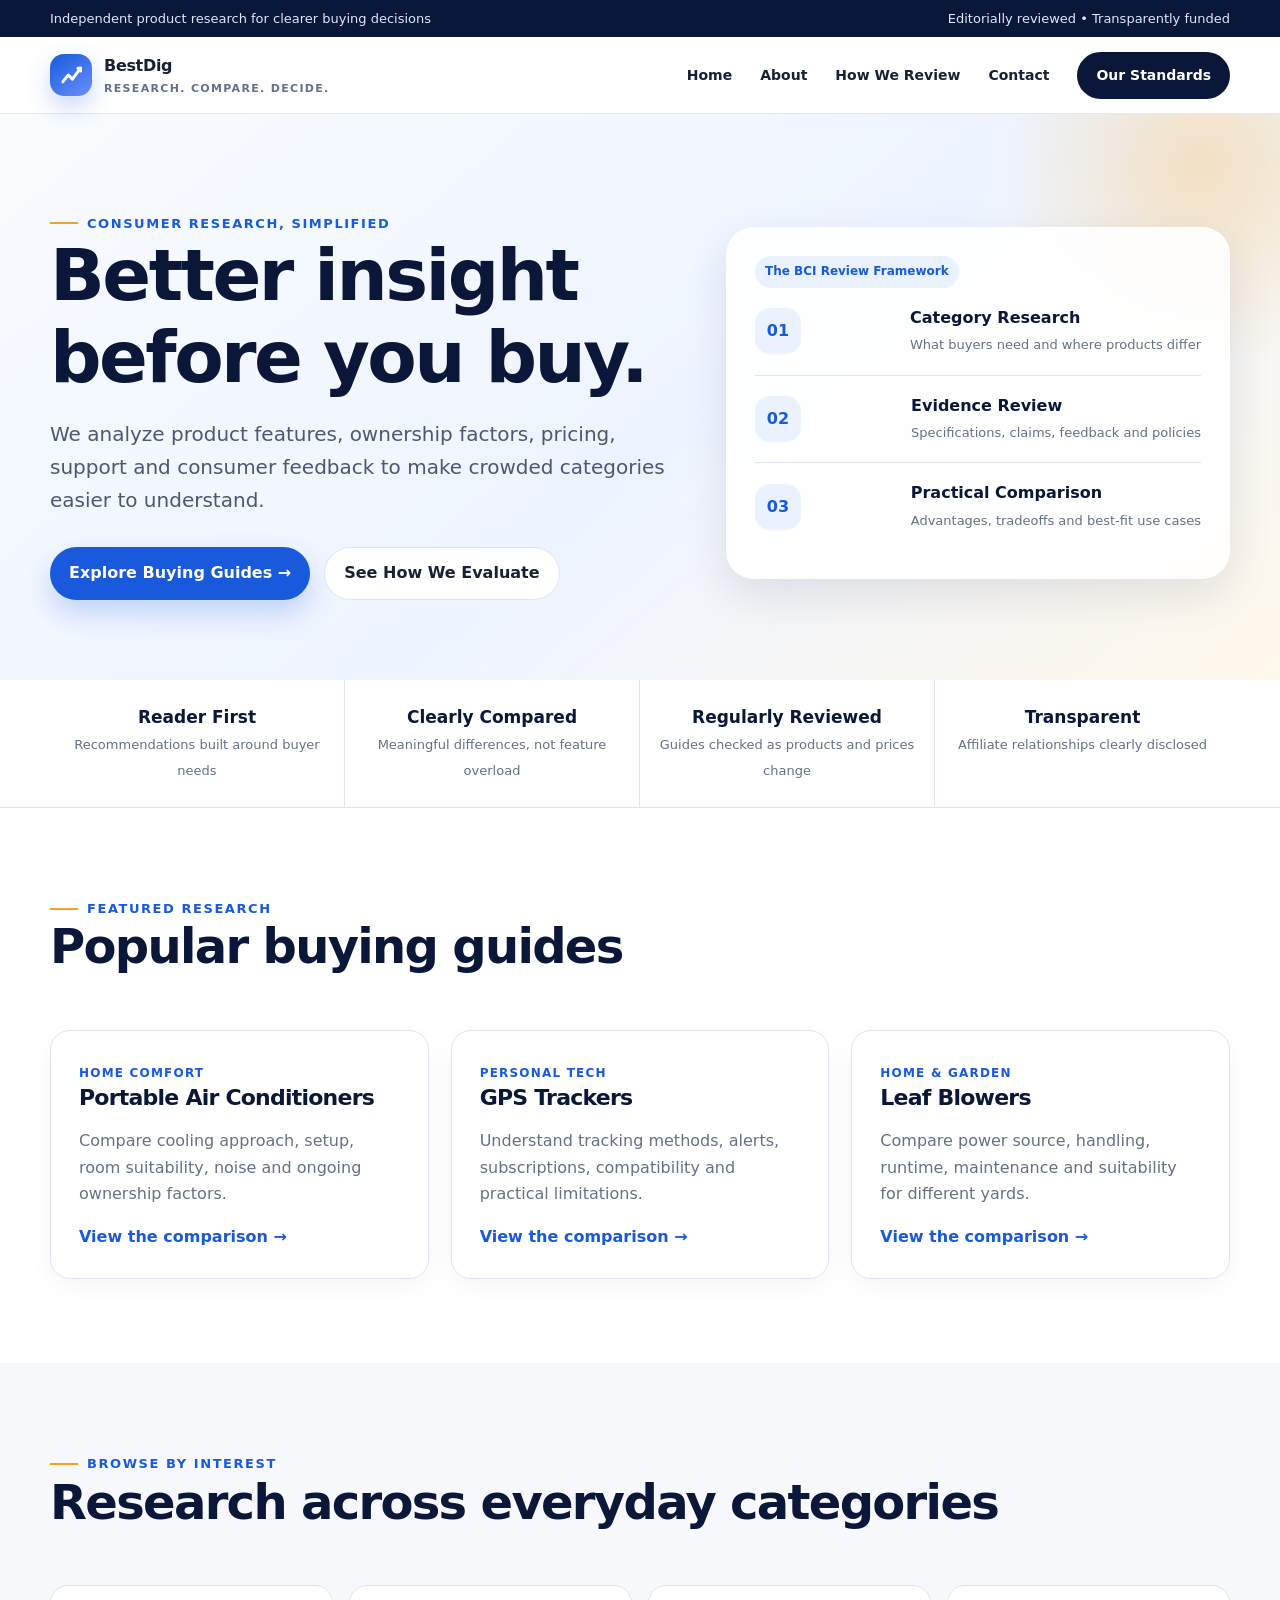
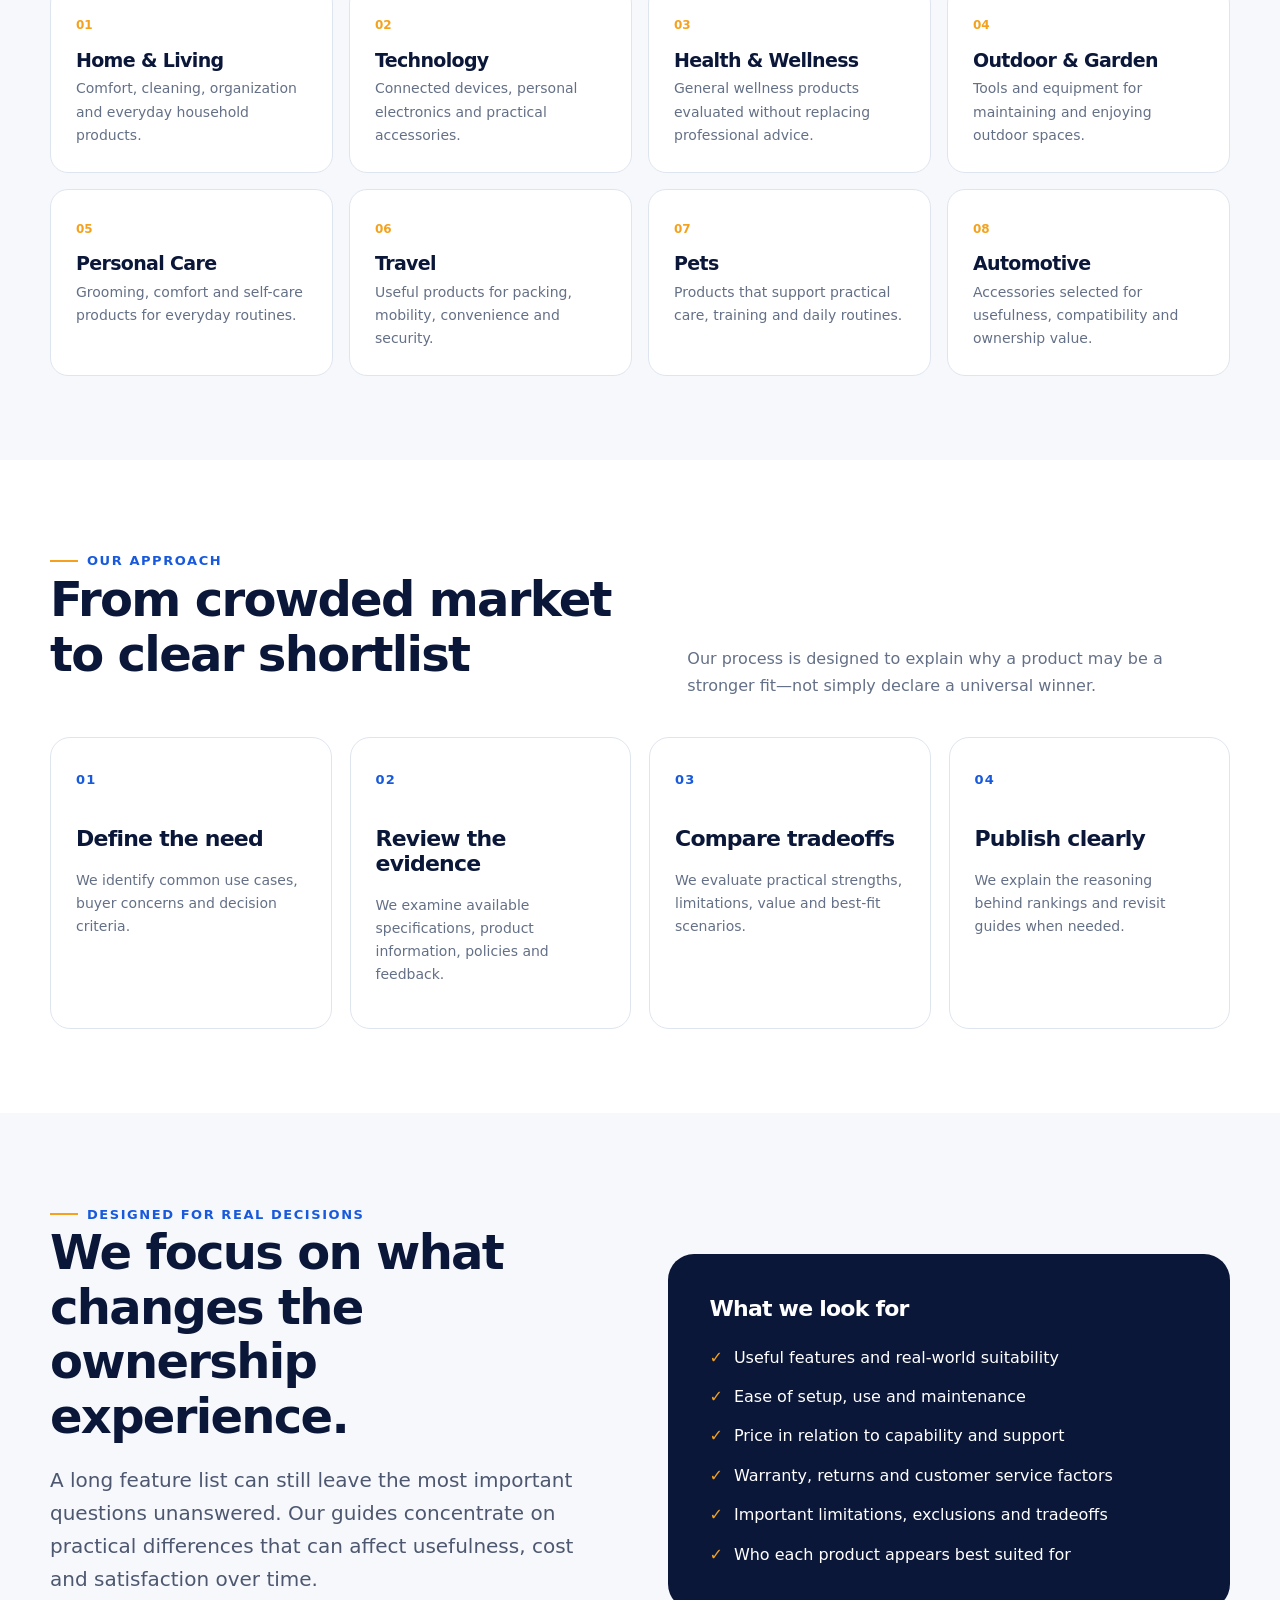
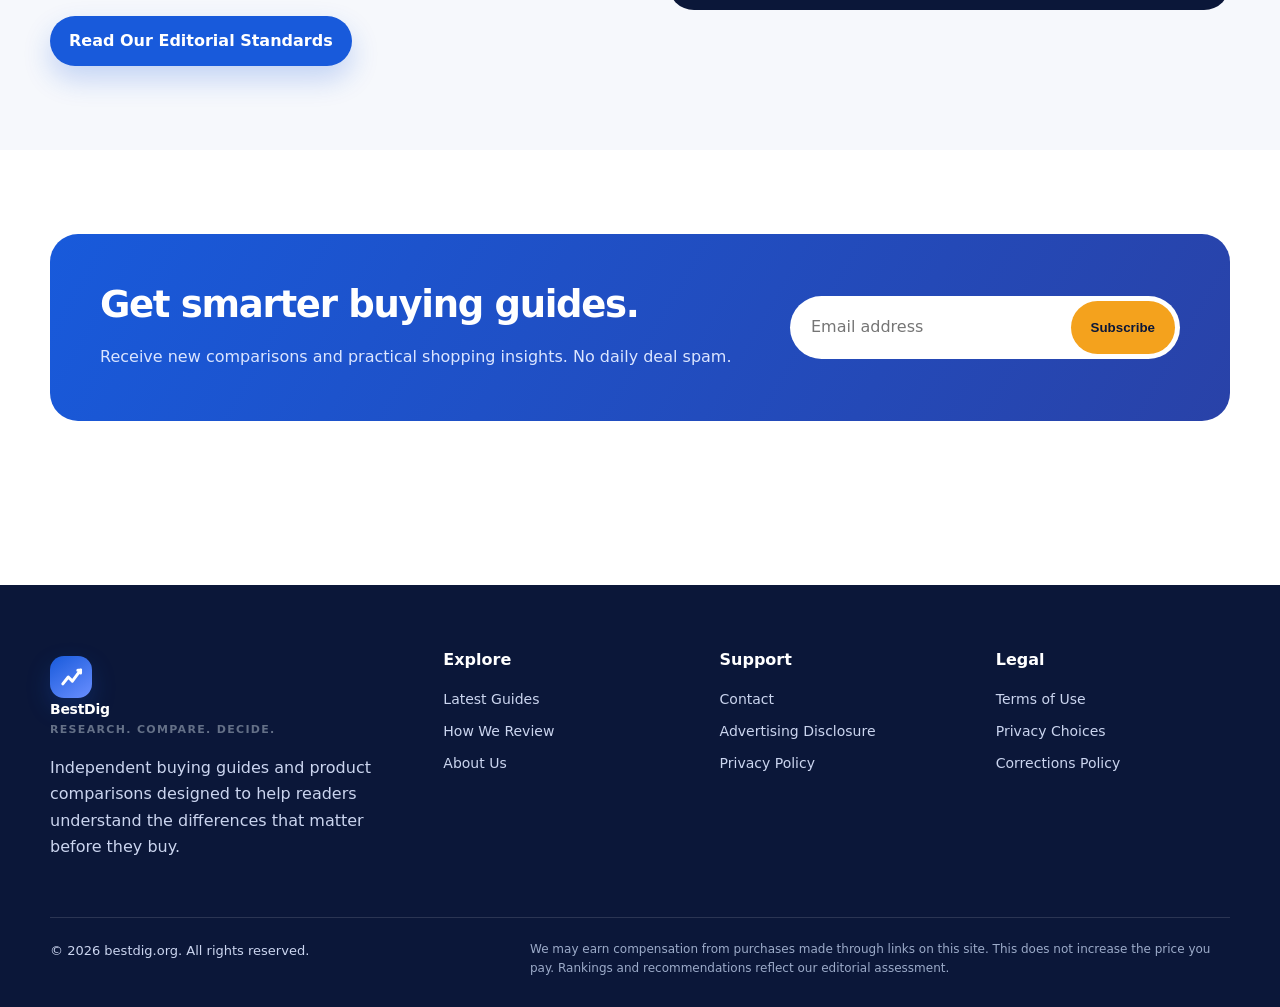
<file: index.html>
<!doctype html>
<html lang="en">
<head>
<meta charset="utf-8">
<meta name="viewport" content="width=device-width,initial-scale=1">
<title>BestDig | Independent Product Comparisons</title>
<meta name="description" content="Independent buying guides and product comparisons that help consumers make clearer purchasing decisions.">
<link rel="stylesheet" href="assets/styles.css">
<link rel="icon" type="image/png" href="assets/favicon.png">
</head>
<body>
<div class="topbar">
  <div class="container"><span>Independent product research for clearer buying decisions</span><span>Editorially reviewed • Transparently funded</span></div>
</div>
<header class="site-header">
  <div class="container nav"><a class="brand" href="/"><span class="brand-mark">
    <svg viewBox="0 0 22 22" fill="none">
      <path d="M5 16l4-5 3 3 6-8" stroke="currentColor" stroke-width="2.2" stroke-linecap="round" stroke-linejoin="round"/>
      <path d="M16 6h2v2" stroke="currentColor" stroke-width="2.2" stroke-linecap="round"/>
    </svg>
    </span><span>BestDig<small>Research. Compare. Decide.</small></span></a>
    <nav class="nav-links"><a href="/" aria-current="page">Home</a><a href="about.html">About</a><a href="editorial-process.html">How We Review</a><a href="contact.html">Contact</a><a class="nav-cta" href="editorial-process.html">Our Standards</a></nav>
    <button class="menu-btn" aria-label="Open navigation">☰</button>
  </div>
</header>
<main>
  <section class="hero">
    <div class="container hero-grid">
      <div><span class="eyebrow">Consumer research, simplified</span>
        <h1>Better insight before you buy.</h1>
        <p class="lead">We analyze product features, ownership factors, pricing, support and consumer feedback to make crowded categories easier to understand.</p>
        <div class="hero-actions"><a class="btn btn-primary" href="#guides">Explore Buying Guides →</a><a class="btn btn-secondary" href="editorial-process.html">See How We Evaluate</a></div>
      </div>
      <aside class="hero-panel"><span class="badge">The BCI Review Framework</span>
        <div class="signal-row">
          <div class="signal-icon">01</div>
          <div><strong>Category Research</strong><span>What buyers need and where products differ</span></div>
        </div>
        <div class="signal-row">
          <div class="signal-icon">02</div>
          <div><strong>Evidence Review</strong><span>Specifications, claims, feedback and policies</span></div>
        </div>
        <div class="signal-row">
          <div class="signal-icon">03</div>
          <div><strong>Practical Comparison</strong><span>Advantages, tradeoffs and best-fit use cases</span></div>
        </div>
      </aside>
    </div>
  </section>
  <section class="trust-strip">
    <div class="container trust-grid">
      <div class="trust-item"><strong>Reader First</strong><span>Recommendations built around buyer needs</span></div>
      <div class="trust-item"><strong>Clearly Compared</strong><span>Meaningful differences, not feature overload</span></div>
      <div class="trust-item"><strong>Regularly Reviewed</strong><span>Guides checked as products and prices change</span></div>
      <div class="trust-item"><strong>Transparent</strong><span>Affiliate relationships clearly disclosed</span></div>
    </div>
  </section>
  <section class="section" id="guides">
    <div class="container">
      <div class="section-head">
        <div><span class="eyebrow">Featured research</span>
          <h2>Popular buying guides</h2>
        </div>
        <p></p>
      </div>
      <div class="cards">
        <article class="card"><span class="card-kicker">Home Comfort</span>
          <h3>Portable Air Conditioners</h3>
          <p>Compare cooling approach, setup, room suitability, noise and ongoing ownership factors.</p>
          <a class="card-link" href="#">View the comparison →</a></article>
        <article class="card"><span class="card-kicker">Personal Tech</span>
          <h3>GPS Trackers</h3>
          <p>Understand tracking methods, alerts, subscriptions, compatibility and practical limitations.</p>
          <a class="card-link" href="#">View the comparison →</a></article>
        <article class="card"><span class="card-kicker">Home & Garden</span>
          <h3>Leaf Blowers</h3>
          <p>Compare power source, handling, runtime, maintenance and suitability for different yards.</p>
          <a class="card-link" href="#">View the comparison →</a></article>
      </div>
    </div>
  </section>
  <section class="section section-soft">
    <div class="container">
      <div class="section-head">
        <div><span class="eyebrow">Browse by interest</span>
          <h2>Research across everyday categories</h2>
        </div>
      </div>
      <div class="category-grid">
        <div class="category"><span class="num">01</span>
          <h3>Home & Living</h3>
          <p>Comfort, cleaning, organization and everyday household products.</p>
        </div>
        <div class="category"><span class="num">02</span>
          <h3>Technology</h3>
          <p>Connected devices, personal electronics and practical accessories.</p>
        </div>
        <div class="category"><span class="num">03</span>
          <h3>Health & Wellness</h3>
          <p>General wellness products evaluated without replacing professional advice.</p>
        </div>
        <div class="category"><span class="num">04</span>
          <h3>Outdoor & Garden</h3>
          <p>Tools and equipment for maintaining and enjoying outdoor spaces.</p>
        </div>
        <div class="category"><span class="num">05</span>
          <h3>Personal Care</h3>
          <p>Grooming, comfort and self-care products for everyday routines.</p>
        </div>
        <div class="category"><span class="num">06</span>
          <h3>Travel</h3>
          <p>Useful products for packing, mobility, convenience and security.</p>
        </div>
        <div class="category"><span class="num">07</span>
          <h3>Pets</h3>
          <p>Products that support practical care, training and daily routines.</p>
        </div>
        <div class="category"><span class="num">08</span>
          <h3>Automotive</h3>
          <p>Accessories selected for usefulness, compatibility and ownership value.</p>
        </div>
      </div>
    </div>
  </section>
  <section class="section">
    <div class="container">
      <div class="section-head">
        <div><span class="eyebrow">Our approach</span>
          <h2>From crowded market to clear shortlist</h2>
        </div>
        <p>Our process is designed to explain why a product may be a stronger fit—not simply declare a universal winner.</p>
      </div>
      <div class="process">
        <div class="process-step">
          <h3>Define the need</h3>
          <p>We identify common use cases, buyer concerns and decision criteria.</p>
        </div>
        <div class="process-step">
          <h3>Review the evidence</h3>
          <p>We examine available specifications, product information, policies and feedback.</p>
        </div>
        <div class="process-step">
          <h3>Compare tradeoffs</h3>
          <p>We evaluate practical strengths, limitations, value and best-fit scenarios.</p>
        </div>
        <div class="process-step">
          <h3>Publish clearly</h3>
          <p>We explain the reasoning behind rankings and revisit guides when needed.</p>
        </div>
      </div>
    </div>
  </section>
  <section class="section section-soft">
    <div class="container split">
      <div><span class="eyebrow">Designed for real decisions</span>
        <h2>We focus on what changes the ownership experience.</h2>
        <p class="lead">A long feature list can still leave the most important questions unanswered. Our guides concentrate on practical differences that can affect usefulness, cost and satisfaction over time.</p>
        <a class="btn btn-primary" href="editorial-process.html">Read Our Editorial Standards</a></div>
      <div class="insight-box">
        <h3>What we look for</h3>
        <ul class="check-list">
          <li>Useful features and real-world suitability</li>
          <li>Ease of setup, use and maintenance</li>
          <li>Price in relation to capability and support</li>
          <li>Warranty, returns and customer service factors</li>
          <li>Important limitations, exclusions and tradeoffs</li>
          <li>Who each product appears best suited for</li>
        </ul>
      </div>
    </div>
  </section>
  <section class="section">
    <div class="container newsletter">
      <div>
        <h2>Get smarter buying guides.</h2>
        <p>Receive new comparisons and practical shopping insights. No daily deal spam.</p>
      </div>
      <form class="newsletter-form">
        <input type="email" placeholder="Email address" aria-label="Email address">
        <button type="submit">Subscribe</button>
      </form>
    </div>
  </section>
</main>
<footer class="site-footer">
  <div class="container">
    <div class="footer-grid">
      <div><a class="brand" href="/"><span class="brand-mark"><svg viewBox="0 0 22 22" fill="none">
      <path d="M5 16l4-5 3 3 6-8" stroke="currentColor" stroke-width="2.2" stroke-linecap="round" stroke-linejoin="round"/>
      <path d="M16 6h2v2" stroke="currentColor" stroke-width="2.2" stroke-linecap="round"/>
    </svg></span><span>BestDig<small>Research. Compare. Decide.</small></span></a>
        <p>Independent buying guides and product comparisons designed to help readers understand the differences that matter before they buy.</p>
      </div>
      <div>
        <h4>Explore</h4>
        <a href="/">Latest Guides</a><a href="editorial-process.html">How We Review</a><a href="about.html">About Us</a></div>
      <div>
        <h4>Support</h4>
        <a href="contact.html">Contact</a><a href="disclosure.html">Advertising Disclosure</a><a href="privacy.html">Privacy Policy</a></div>
      <div>
        <h4>Legal</h4>
        <a href="terms.html">Terms of Use</a><a href="privacy.html#choices">Privacy Choices</a><a href="editorial-process.html#corrections">Corrections Policy</a></div>
    </div>
    <div class="footer-bottom"><span>© <span data-year></span> bestdig.org. All rights reserved.</span><span class="legal-note">We may earn compensation from purchases made through links on this site. This does not increase the price you pay. Rankings and recommendations reflect our editorial assessment.</span></div>
  </div>
</footer>
<script src="assets/site.js"></script>
</body>
</html>
</file>
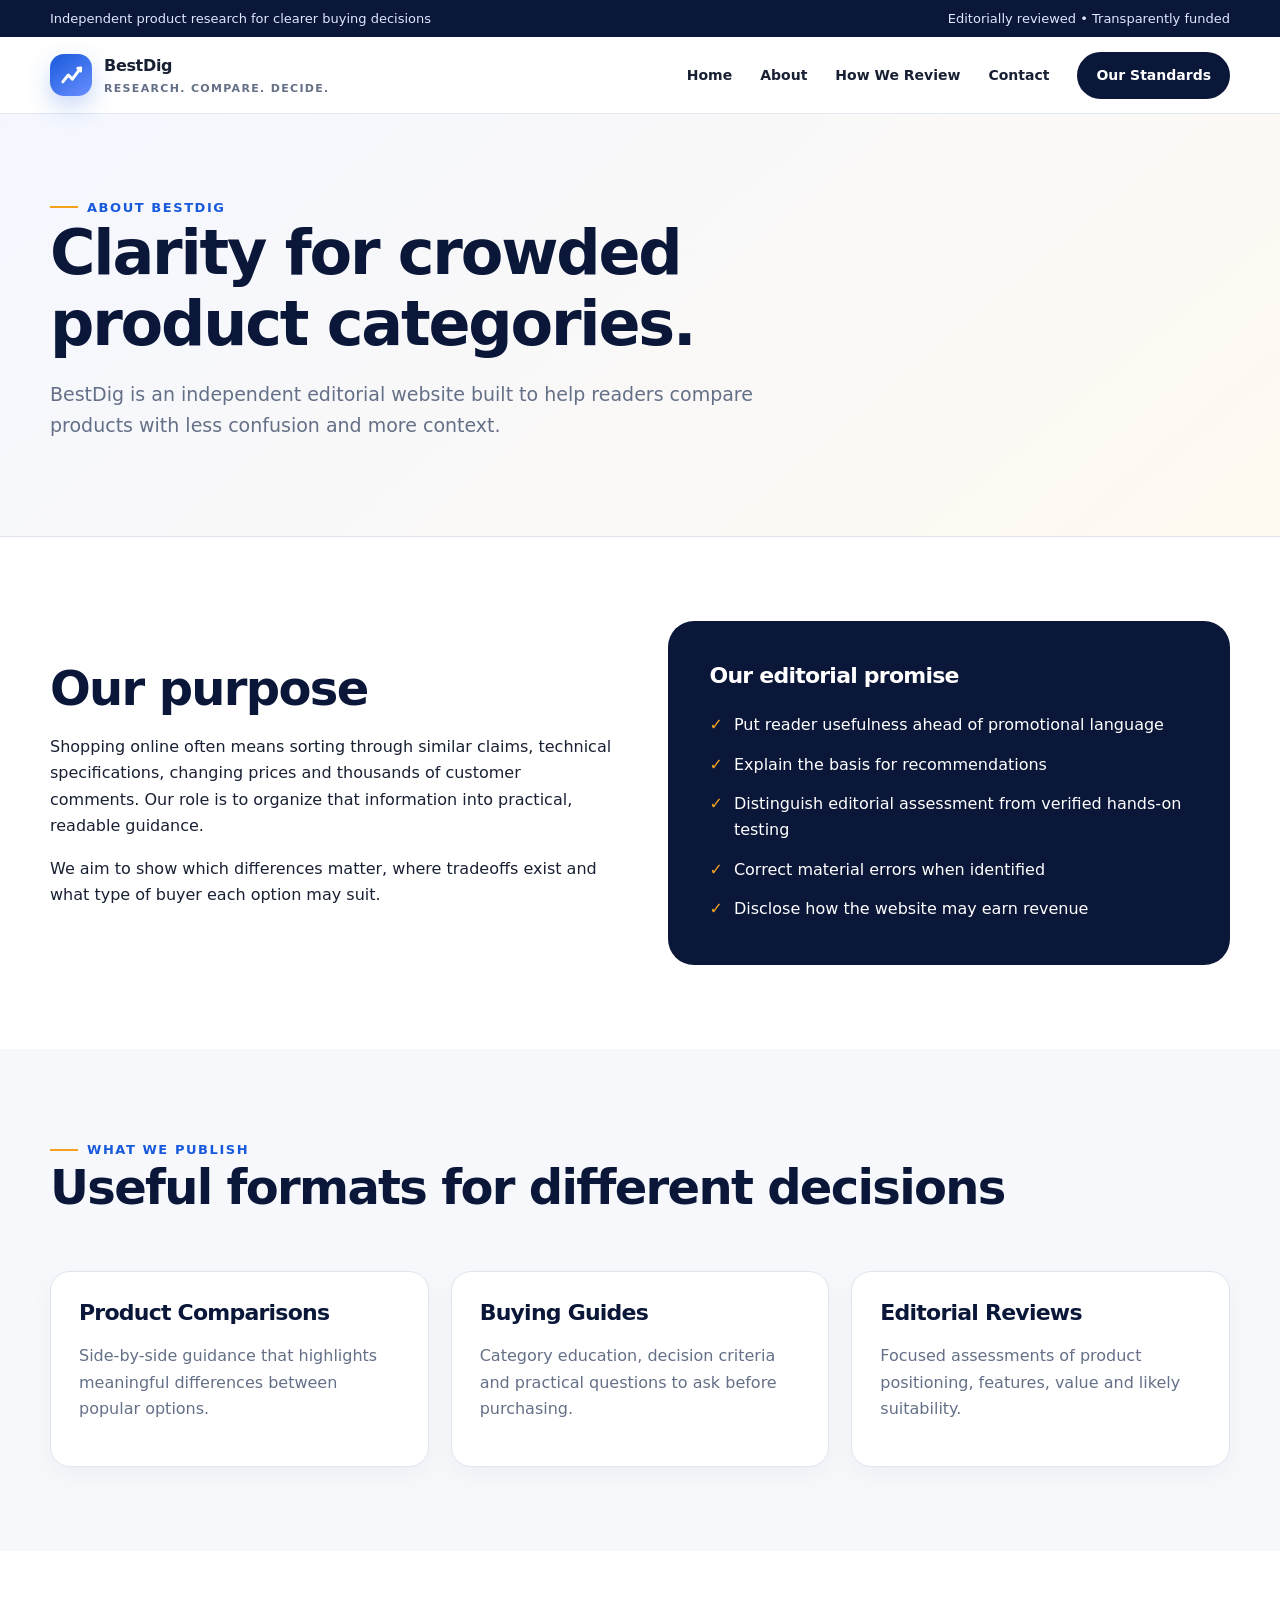
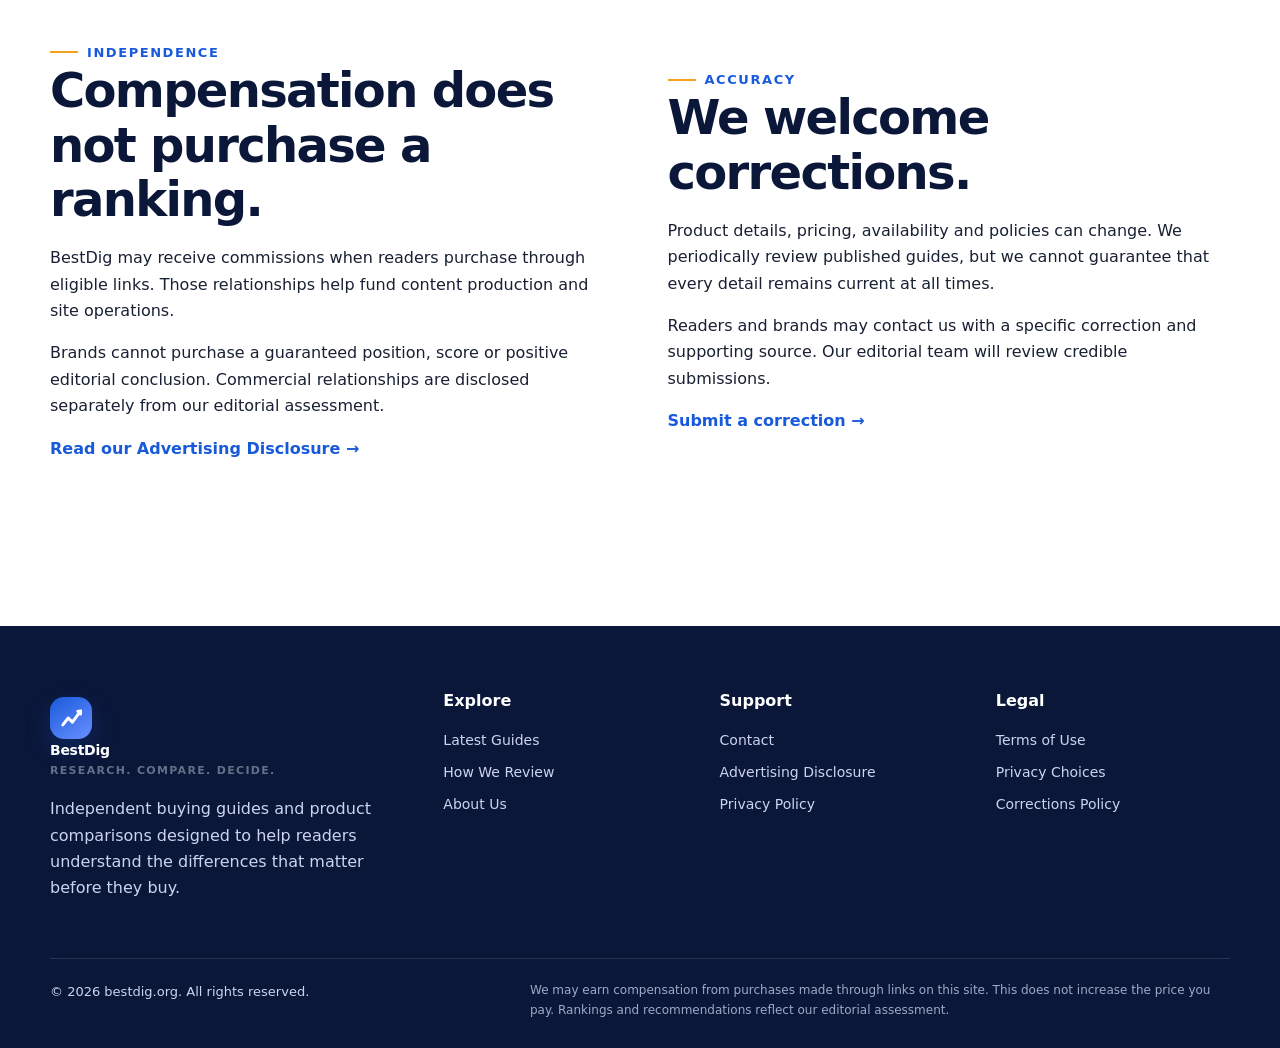
<file: about.html>
<!doctype html>
<html lang="en">
<head>
<meta charset="utf-8">
<meta name="viewport" content="width=device-width,initial-scale=1">
<title>About Us | BestDig</title>
<meta name="description" content="Learn about BestDig, our mission, editorial independence and commitment to useful product research.">
<link rel="stylesheet" href="assets/styles.css">
<link rel="icon" type="image/png" href="assets/favicon.png">
</head>
<body>
<div class="topbar">
  <div class="container"><span>Independent product research for clearer buying decisions</span><span>Editorially reviewed • Transparently funded</span></div>
</div>
<header class="site-header">
  <div class="container nav"><a class="brand" href="/"><span class="brand-mark">
    <svg viewBox="0 0 22 22" fill="none">
      <path d="M5 16l4-5 3 3 6-8" stroke="currentColor" stroke-width="2.2" stroke-linecap="round" stroke-linejoin="round"/>
      <path d="M16 6h2v2" stroke="currentColor" stroke-width="2.2" stroke-linecap="round"/>
    </svg>
    </span><span>BestDig<small>Research. Compare. Decide.</small></span></a>
    <nav class="nav-links"><a href="/">Home</a><a href="about.html" aria-current="page">About</a><a href="editorial-process.html">How We Review</a><a href="contact.html">Contact</a><a class="nav-cta" href="editorial-process.html">Our Standards</a></nav>
    <button class="menu-btn" aria-label="Open navigation">☰</button>
  </div>
</header>
<main>
  <section class="page-hero">
    <div class="container"><span class="eyebrow">About BestDig</span>
      <h1>Clarity for crowded product categories.</h1>
      <p>BestDig is an independent editorial website built to help readers compare products with less confusion and more context.</p>
    </div>
  </section>
  <section class="section">
    <div class="container split">
      <div>
        <h2>Our purpose</h2>
        <p>Shopping online often means sorting through similar claims, technical specifications, changing prices and thousands of customer comments. Our role is to organize that information into practical, readable guidance.</p>
        <p>We aim to show which differences matter, where tradeoffs exist and what type of buyer each option may suit.</p>
      </div>
      <div class="insight-box">
        <h3>Our editorial promise</h3>
        <ul class="check-list">
          <li>Put reader usefulness ahead of promotional language</li>
          <li>Explain the basis for recommendations</li>
          <li>Distinguish editorial assessment from verified hands-on testing</li>
          <li>Correct material errors when identified</li>
          <li>Disclose how the website may earn revenue</li>
        </ul>
      </div>
    </div>
  </section>
  <section class="section section-soft">
    <div class="container">
      <div class="section-head">
        <div><span class="eyebrow">What we publish</span>
          <h2>Useful formats for different decisions</h2>
        </div>
      </div>
      <div class="cards">
        <div class="card">
          <h3>Product Comparisons</h3>
          <p>Side-by-side guidance that highlights meaningful differences between popular options.</p>
        </div>
        <div class="card">
          <h3>Buying Guides</h3>
          <p>Category education, decision criteria and practical questions to ask before purchasing.</p>
        </div>
        <div class="card">
          <h3>Editorial Reviews</h3>
          <p>Focused assessments of product positioning, features, value and likely suitability.</p>
        </div>
      </div>
    </div>
  </section>
  <section class="section">
    <div class="container split">
      <div><span class="eyebrow">Independence</span>
        <h2>Compensation does not purchase a ranking.</h2>
        <p>BestDig may receive commissions when readers purchase through eligible links. Those relationships help fund content production and site operations.</p>
        <p>Brands cannot purchase a guaranteed position, score or positive editorial conclusion. Commercial relationships are disclosed separately from our editorial assessment.</p>
        <a class="card-link" href="disclosure.html">Read our Advertising Disclosure →</a></div>
      <div><span class="eyebrow">Accuracy</span>
        <h2>We welcome corrections.</h2>
        <p>Product details, pricing, availability and policies can change. We periodically review published guides, but we cannot guarantee that every detail remains current at all times.</p>
        <p>Readers and brands may contact us with a specific correction and supporting source. Our editorial team will review credible submissions.</p>
        <a class="card-link" href="contact.html">Submit a correction →</a></div>
    </div>
  </section>
</main>
<footer class="site-footer">
  <div class="container">
    <div class="footer-grid">
      <div><a class="brand" href="/"><span class="brand-mark"><svg viewBox="0 0 22 22" fill="none">
      <path d="M5 16l4-5 3 3 6-8" stroke="currentColor" stroke-width="2.2" stroke-linecap="round" stroke-linejoin="round"/>
      <path d="M16 6h2v2" stroke="currentColor" stroke-width="2.2" stroke-linecap="round"/>
    </svg></span><span>BestDig<small>Research. Compare. Decide.</small></span></a>
        <p>Independent buying guides and product comparisons designed to help readers understand the differences that matter before they buy.</p>
      </div>
      <div>
        <h4>Explore</h4>
        <a href="/">Latest Guides</a><a href="editorial-process.html">How We Review</a><a href="about.html">About Us</a></div>
      <div>
        <h4>Support</h4>
        <a href="contact.html">Contact</a><a href="disclosure.html">Advertising Disclosure</a><a href="privacy.html">Privacy Policy</a></div>
      <div>
        <h4>Legal</h4>
        <a href="terms.html">Terms of Use</a><a href="privacy.html#choices">Privacy Choices</a><a href="editorial-process.html#corrections">Corrections Policy</a></div>
    </div>
    <div class="footer-bottom"><span>© <span data-year></span> bestdig.org. All rights reserved.</span><span class="legal-note">We may earn compensation from purchases made through links on this site. This does not increase the price you pay. Rankings and recommendations reflect our editorial assessment.</span></div>
  </div>
</footer>
<script src="assets/site.js"></script>
</body>
</html>
</file>
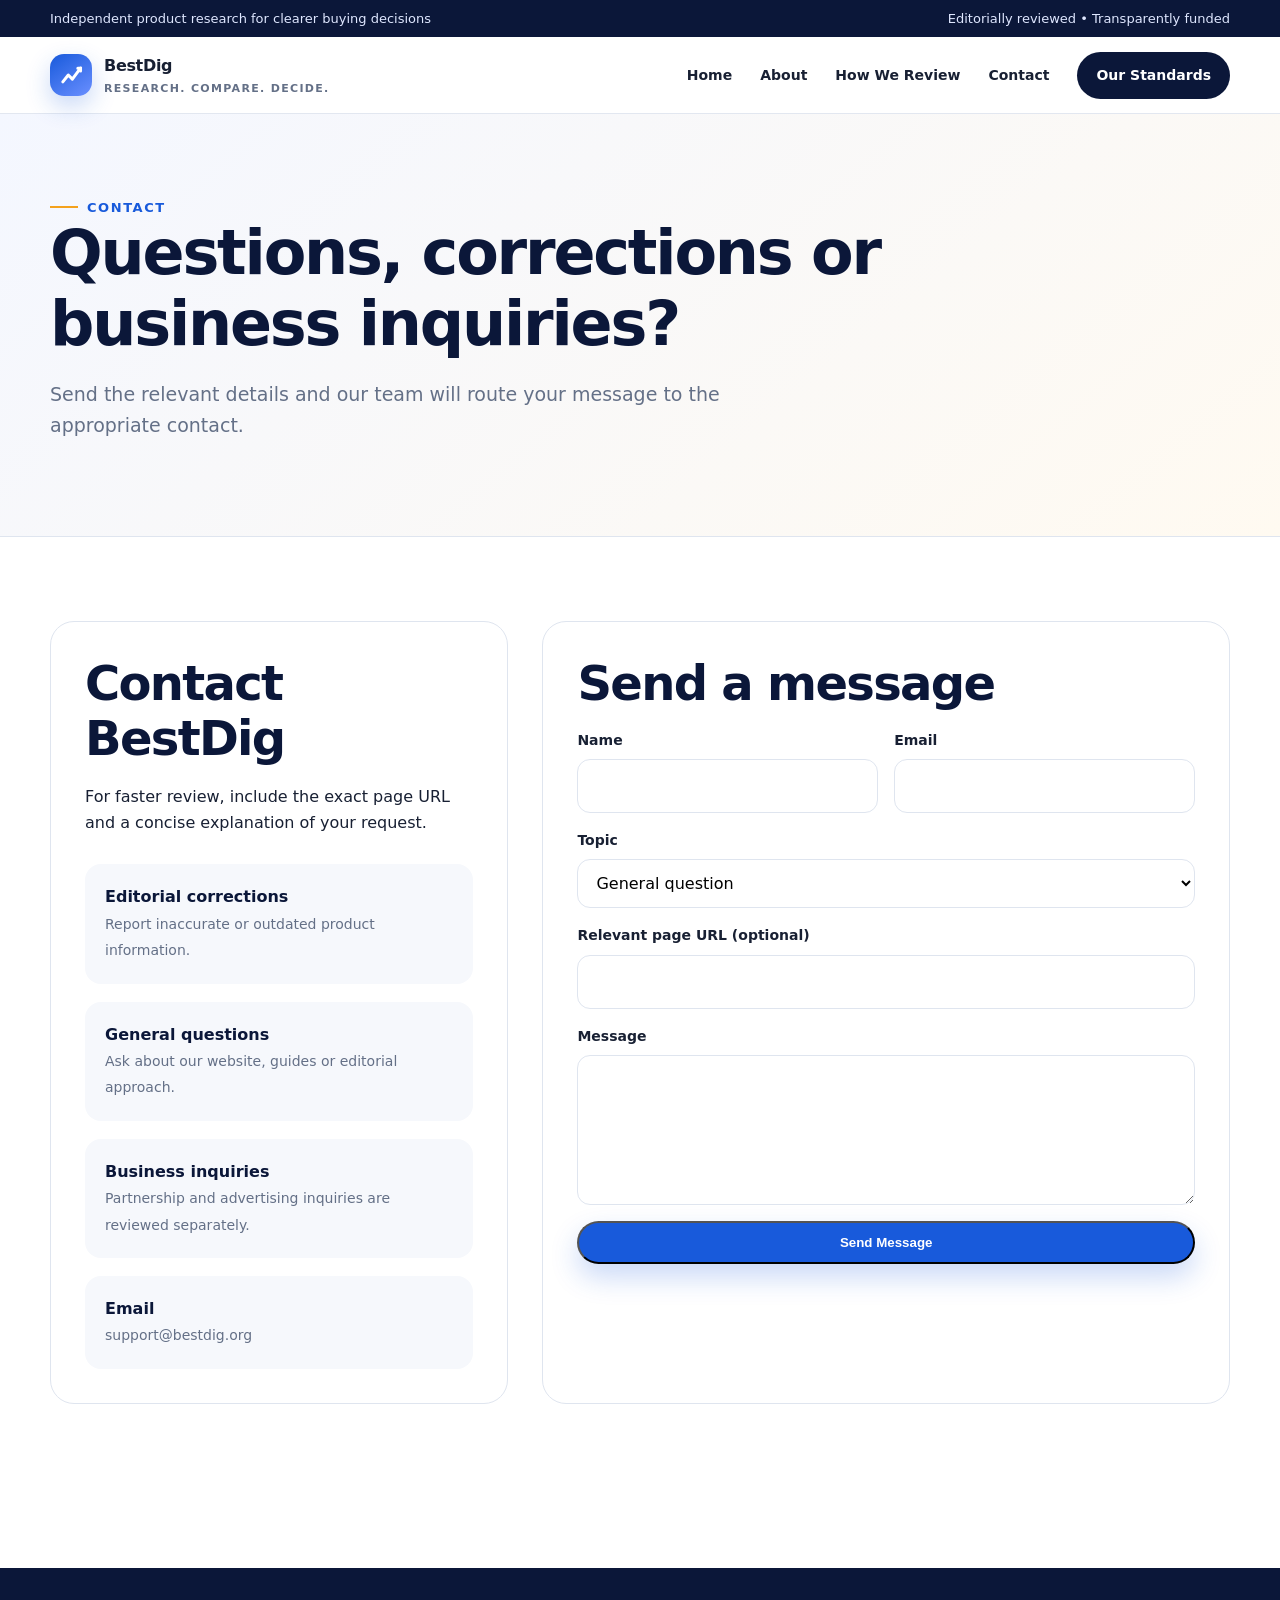
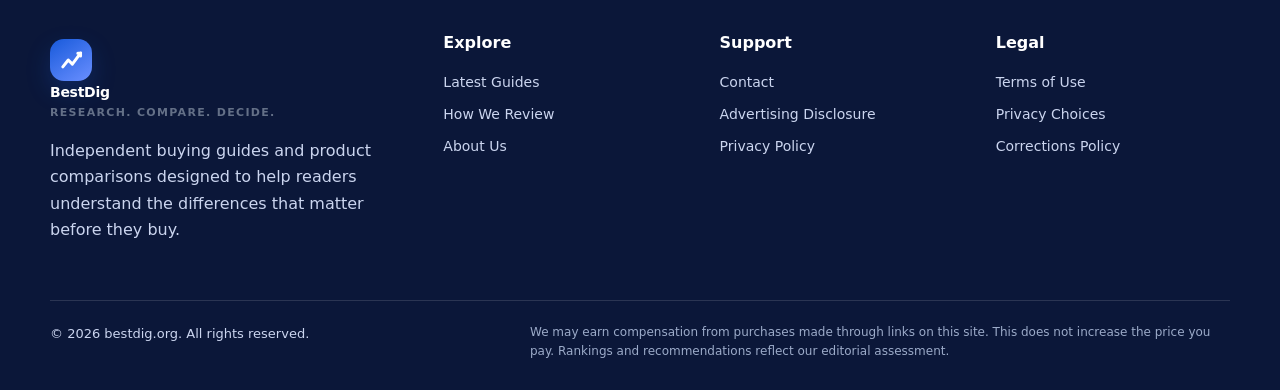
<file: contact.html>
<!doctype html>
<html lang="en">
<head>
<meta charset="utf-8">
<meta name="viewport" content="width=device-width,initial-scale=1">
<title>Contact | BestDig</title>
<meta name="description" content="Contact BestDig with editorial corrections, general questions, privacy requests or business inquiries.">
<link rel="stylesheet" href="assets/styles.css">
<link rel="icon" type="image/png" href="assets/favicon.png">
</head>
<body>
<div class="topbar">
  <div class="container"><span>Independent product research for clearer buying decisions</span><span>Editorially reviewed • Transparently funded</span></div>
</div>
<header class="site-header">
  <div class="container nav"><a class="brand" href="/"><span class="brand-mark">
    <svg viewBox="0 0 22 22" fill="none">
      <path d="M5 16l4-5 3 3 6-8" stroke="currentColor" stroke-width="2.2" stroke-linecap="round" stroke-linejoin="round"/>
      <path d="M16 6h2v2" stroke="currentColor" stroke-width="2.2" stroke-linecap="round"/>
    </svg>
    </span><span>BestDig<small>Research. Compare. Decide.</small></span></a>
    <nav class="nav-links"><a href="/">Home</a><a href="about.html">About</a><a href="editorial-process.html">How We Review</a><a href="contact.html" aria-current="page">Contact</a><a class="nav-cta" href="editorial-process.html">Our Standards</a></nav>
    <button class="menu-btn" aria-label="Open navigation">☰</button>
  </div>
</header>
<main>
  <section class="page-hero">
    <div class="container"><span class="eyebrow">Contact</span>
      <h1>Questions, corrections or business inquiries?</h1>
      <p>Send the relevant details and our team will route your message to the appropriate contact.</p>
    </div>
  </section>
  <section class="section">
    <div class="container contact-grid">
      <div class="contact-card">
        <h2>Contact BestDig</h2>
        <p>For faster review, include the exact page URL and a concise explanation of your request.</p>
        <div class="contact-options">
          <div class="contact-option"><strong>Editorial corrections</strong><span>Report inaccurate or outdated product information.</span></div>
          <div class="contact-option"><strong>General questions</strong><span>Ask about our website, guides or editorial approach.</span></div>
          <div class="contact-option"><strong>Business inquiries</strong><span>Partnership and advertising inquiries are reviewed separately.</span></div>
          <div class="contact-option"><strong>Email</strong><span><a href="mailto:support@bestdig.org">support@bestdig.org</a></span></div>
        </div>
      </div>
      <div class="form-card">
        <h2>Send a message</h2>
        <form class="form-grid" action="#" method="post">
          <div class="field">
            <label for="name">Name</label>
            <input id="name" name="name" required>
          </div>
          <div class="field">
            <label for="email">Email</label>
            <input id="email" type="email" name="email" required>
          </div>
          <div class="field full">
            <label for="topic">Topic</label>
            <select id="topic" name="topic">
              <option>General question</option>
              <option>Editorial correction</option>
              <option>Business inquiry</option>
              <option>Privacy request</option>
              <option>Technical issue</option>
            </select>
          </div>
          <div class="field full">
            <label for="url">Relevant page URL (optional)</label>
            <input id="url" type="url" name="url">
          </div>
          <div class="field full">
            <label for="message">Message</label>
            <textarea id="message" name="message" required></textarea>
          </div>
          <div class="field full">
            <button class="btn btn-primary" type="submit">Send Message</button>
          </div>
        </form>
        <p class="legal-note"></p>
      </div>
    </div>
  </section>
</main>
<footer class="site-footer">
  <div class="container">
    <div class="footer-grid">
      <div><a class="brand" href="/"><span class="brand-mark"><svg viewBox="0 0 22 22" fill="none">
      <path d="M5 16l4-5 3 3 6-8" stroke="currentColor" stroke-width="2.2" stroke-linecap="round" stroke-linejoin="round"/>
      <path d="M16 6h2v2" stroke="currentColor" stroke-width="2.2" stroke-linecap="round"/>
    </svg></span><span>BestDig<small>Research. Compare. Decide.</small></span></a>
        <p>Independent buying guides and product comparisons designed to help readers understand the differences that matter before they buy.</p>
      </div>
      <div>
        <h4>Explore</h4>
        <a href="/">Latest Guides</a><a href="editorial-process.html">How We Review</a><a href="about.html">About Us</a></div>
      <div>
        <h4>Support</h4>
        <a href="contact.html">Contact</a><a href="disclosure.html">Advertising Disclosure</a><a href="privacy.html">Privacy Policy</a></div>
      <div>
        <h4>Legal</h4>
        <a href="terms.html">Terms of Use</a><a href="privacy.html#choices">Privacy Choices</a><a href="editorial-process.html#corrections">Corrections Policy</a></div>
    </div>
    <div class="footer-bottom"><span>© <span data-year></span> bestdig.org. All rights reserved.</span><span class="legal-note">We may earn compensation from purchases made through links on this site. This does not increase the price you pay. Rankings and recommendations reflect our editorial assessment.</span></div>
  </div>
</footer><script src="assets/site.js"></script>

</body>
</html>
</file>
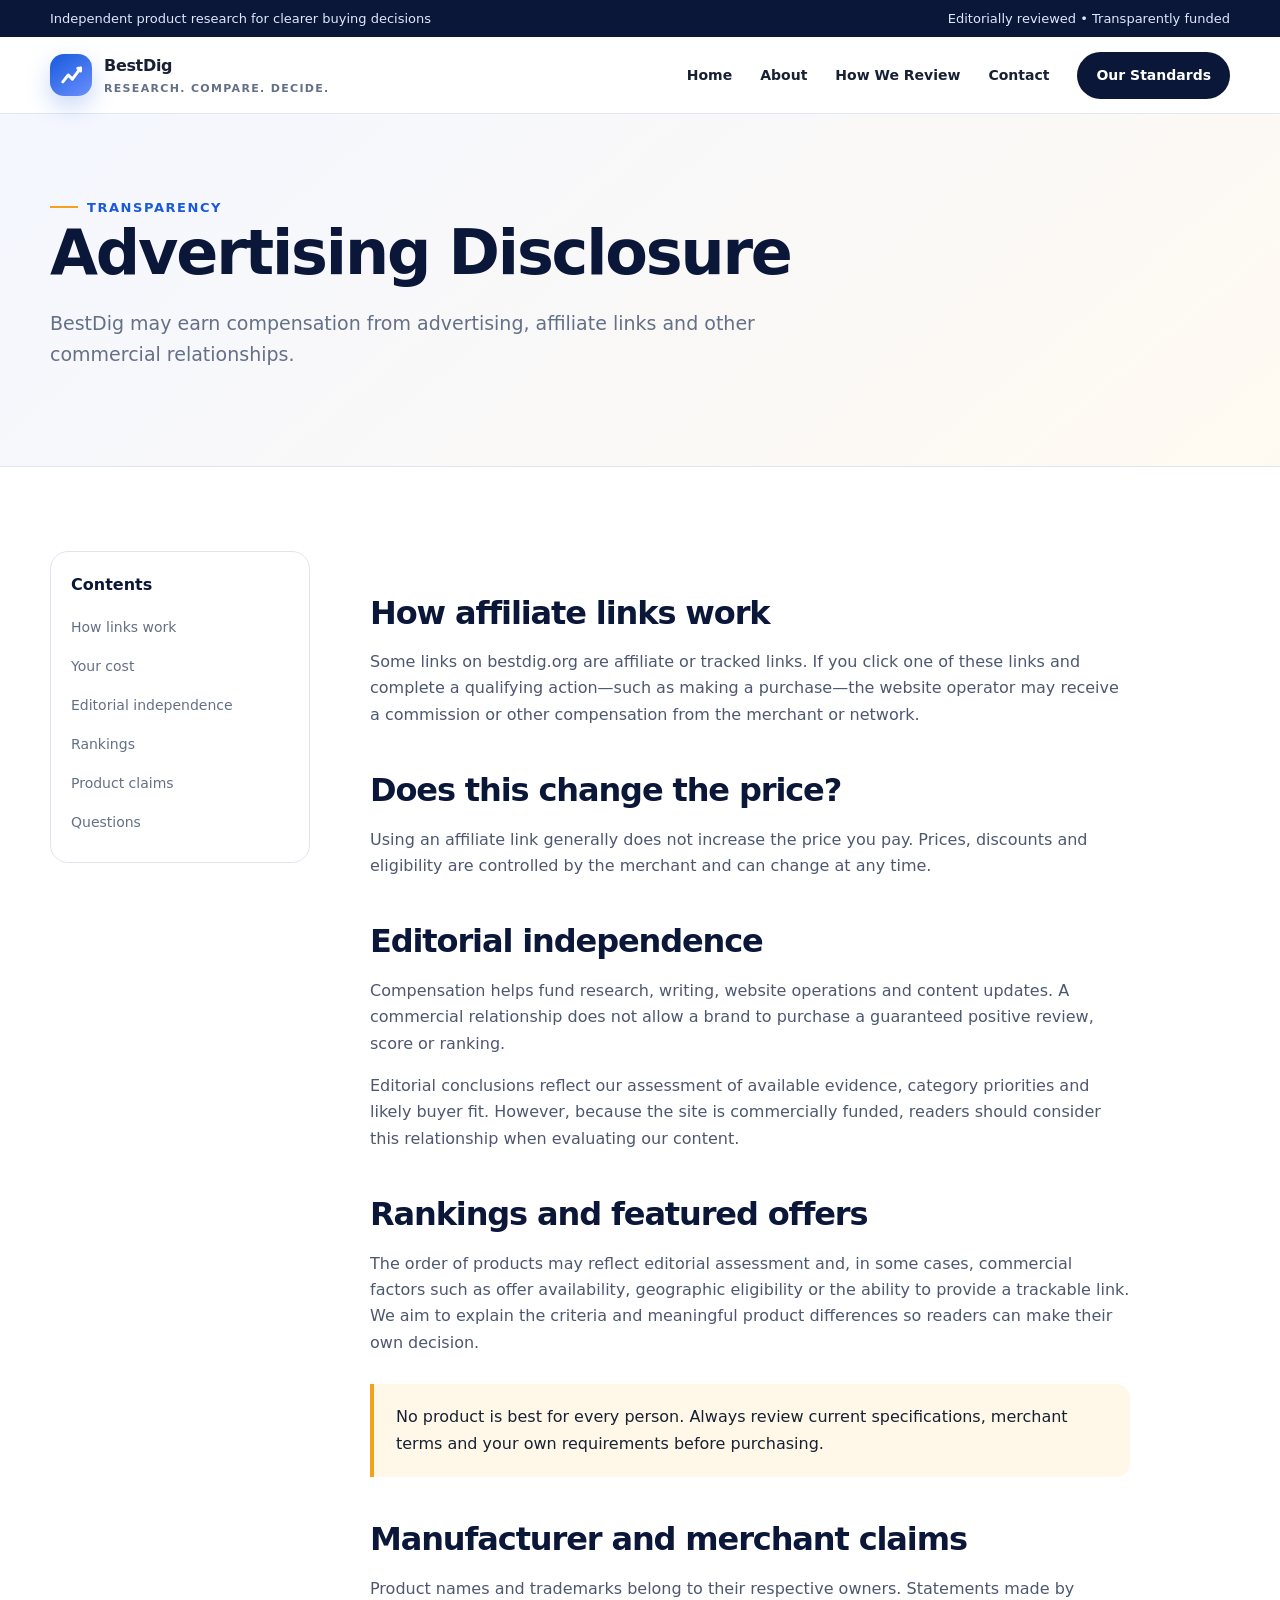
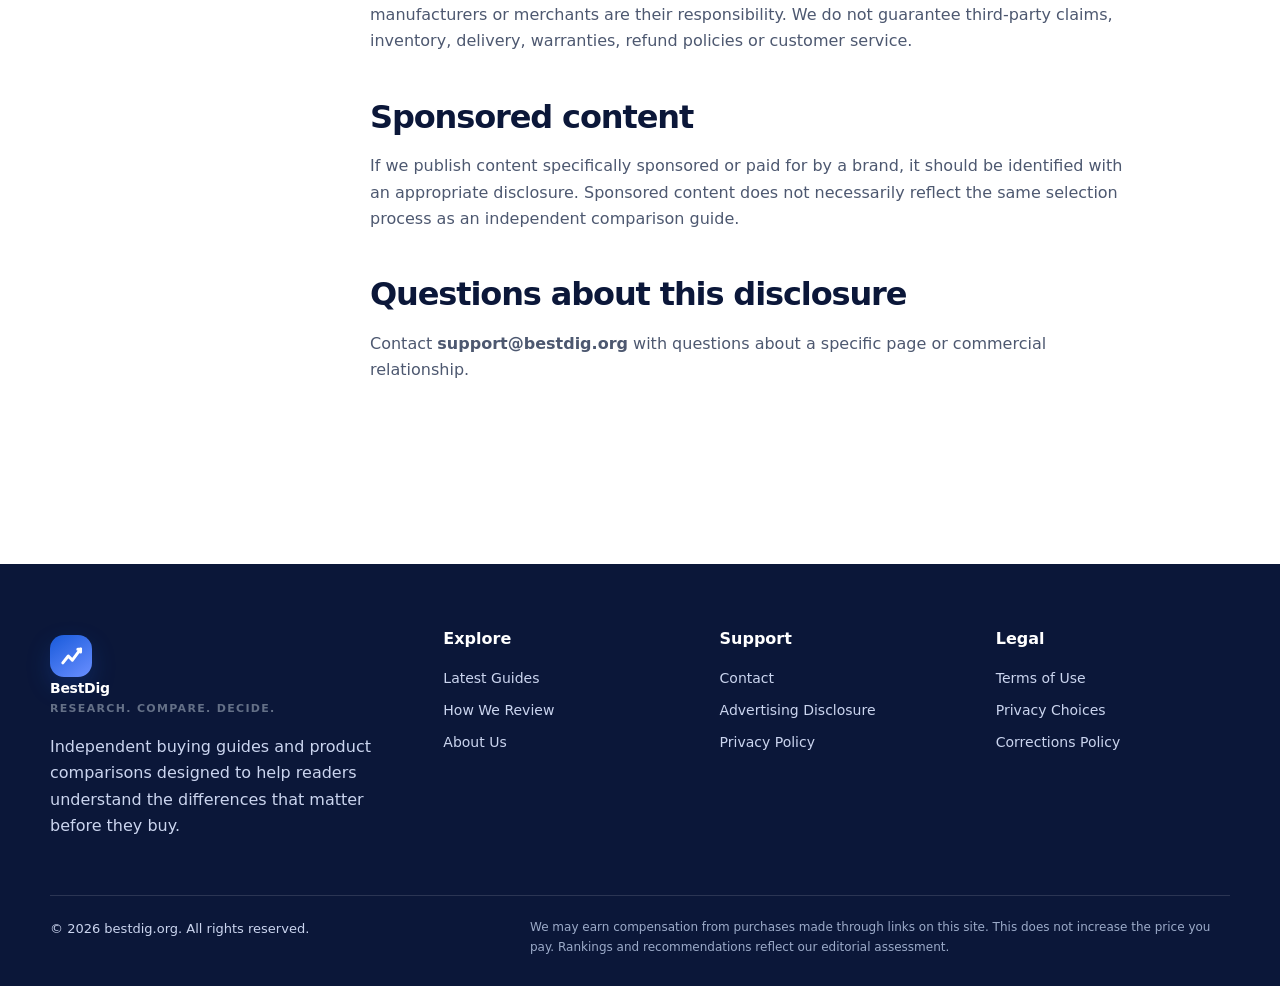
<file: disclosure.html>
<!doctype html>
<html lang="en">
<head>
<meta charset="utf-8">
<meta name="viewport" content="width=device-width,initial-scale=1">
<title>Advertising Disclosure | BestDig</title>
<meta name="description" content="Learn how BestDig uses affiliate links, advertising compensation and editorial safeguards.">
<link rel="stylesheet" href="assets/styles.css">
<link rel="icon" type="image/png" href="assets/favicon.png">
</head>
<body>
<div class="topbar">
  <div class="container"><span>Independent product research for clearer buying decisions</span><span>Editorially reviewed • Transparently funded</span></div>
</div>
<header class="site-header">
  <div class="container nav"><a class="brand" href="/"><span class="brand-mark">
    <svg viewBox="0 0 22 22" fill="none">
      <path d="M5 16l4-5 3 3 6-8" stroke="currentColor" stroke-width="2.2" stroke-linecap="round" stroke-linejoin="round"/>
      <path d="M16 6h2v2" stroke="currentColor" stroke-width="2.2" stroke-linecap="round"/>
    </svg>
    </span><span>BestDig<small>Research. Compare. Decide.</small></span></a>
    <nav class="nav-links"><a href="/">Home</a><a href="about.html">About</a><a href="editorial-process.html">How We Review</a><a href="contact.html">Contact</a><a class="nav-cta" href="editorial-process.html">Our Standards</a></nav>
    <button class="menu-btn" aria-label="Open navigation">☰</button>
  </div>
</header>
<main>
  <section class="page-hero">
    <div class="container"><span class="eyebrow">Transparency</span>
      <h1>Advertising Disclosure</h1>
      <p>BestDig may earn compensation from advertising, affiliate links and other commercial relationships.</p>
    </div>
  </section>
  <section class="section">
    <div class="container content-wrap">
      <aside class="side-nav"><strong>Contents</strong><a href="#how">How links work</a><a href="#cost">Your cost</a><a href="#editorial">Editorial independence</a><a href="#rankings">Rankings</a><a href="#claims">Product claims</a><a href="#questions">Questions</a></aside>
      <article class="prose">
        <h2 id="how">How affiliate links work</h2>
        <p>Some links on bestdig.org are affiliate or tracked links. If you click one of these links and complete a qualifying action—such as making a purchase—the website operator may receive a commission or other compensation from the merchant or network.</p>
        <h2 id="cost">Does this change the price?</h2>
        <p>Using an affiliate link generally does not increase the price you pay. Prices, discounts and eligibility are controlled by the merchant and can change at any time.</p>
        <h2 id="editorial">Editorial independence</h2>
        <p>Compensation helps fund research, writing, website operations and content updates. A commercial relationship does not allow a brand to purchase a guaranteed positive review, score or ranking.</p>
        <p>Editorial conclusions reflect our assessment of available evidence, category priorities and likely buyer fit. However, because the site is commercially funded, readers should consider this relationship when evaluating our content.</p>
        <h2 id="rankings">Rankings and featured offers</h2>
        <p>The order of products may reflect editorial assessment and, in some cases, commercial factors such as offer availability, geographic eligibility or the ability to provide a trackable link. We aim to explain the criteria and meaningful product differences so readers can make their own decision.</p>
        <div class="notice">No product is best for every person. Always review current specifications, merchant terms and your own requirements before purchasing.</div>
        <h2 id="claims">Manufacturer and merchant claims</h2>
        <p>Product names and trademarks belong to their respective owners. Statements made by manufacturers or merchants are their responsibility. We do not guarantee third-party claims, inventory, delivery, warranties, refund policies or customer service.</p>
        <h2 id="sponsored">Sponsored content</h2>
        <p>If we publish content specifically sponsored or paid for by a brand, it should be identified with an appropriate disclosure. Sponsored content does not necessarily reflect the same selection process as an independent comparison guide.</p>
        <h2 id="questions">Questions about this disclosure</h2>
        <p>Contact <strong><a href="mailto:support@bestdig.org">support@bestdig.org</a></strong> with questions about a specific page or commercial relationship.</p>
      </article>
    </div>
  </section>
</main>
<footer class="site-footer">
  <div class="container">
    <div class="footer-grid">
      <div><a class="brand" href="/"><span class="brand-mark"><svg viewBox="0 0 22 22" fill="none">
      <path d="M5 16l4-5 3 3 6-8" stroke="currentColor" stroke-width="2.2" stroke-linecap="round" stroke-linejoin="round"/>
      <path d="M16 6h2v2" stroke="currentColor" stroke-width="2.2" stroke-linecap="round"/>
    </svg></span><span>BestDig<small>Research. Compare. Decide.</small></span></a>
        <p>Independent buying guides and product comparisons designed to help readers understand the differences that matter before they buy.</p>
      </div>
      <div>
        <h4>Explore</h4>
        <a href="/">Latest Guides</a><a href="editorial-process.html">How We Review</a><a href="about.html">About Us</a></div>
      <div>
        <h4>Support</h4>
        <a href="contact.html">Contact</a><a href="disclosure.html">Advertising Disclosure</a><a href="privacy.html">Privacy Policy</a></div>
      <div>
        <h4>Legal</h4>
        <a href="terms.html">Terms of Use</a><a href="privacy.html#choices">Privacy Choices</a><a href="editorial-process.html#corrections">Corrections Policy</a></div>
    </div>
    <div class="footer-bottom"><span>© <span data-year></span> bestdig.org. All rights reserved.</span><span class="legal-note">We may earn compensation from purchases made through links on this site. This does not increase the price you pay. Rankings and recommendations reflect our editorial assessment.</span></div>
  </div>
</footer><script src="assets/site.js"></script>
</body>
</html>
</file>
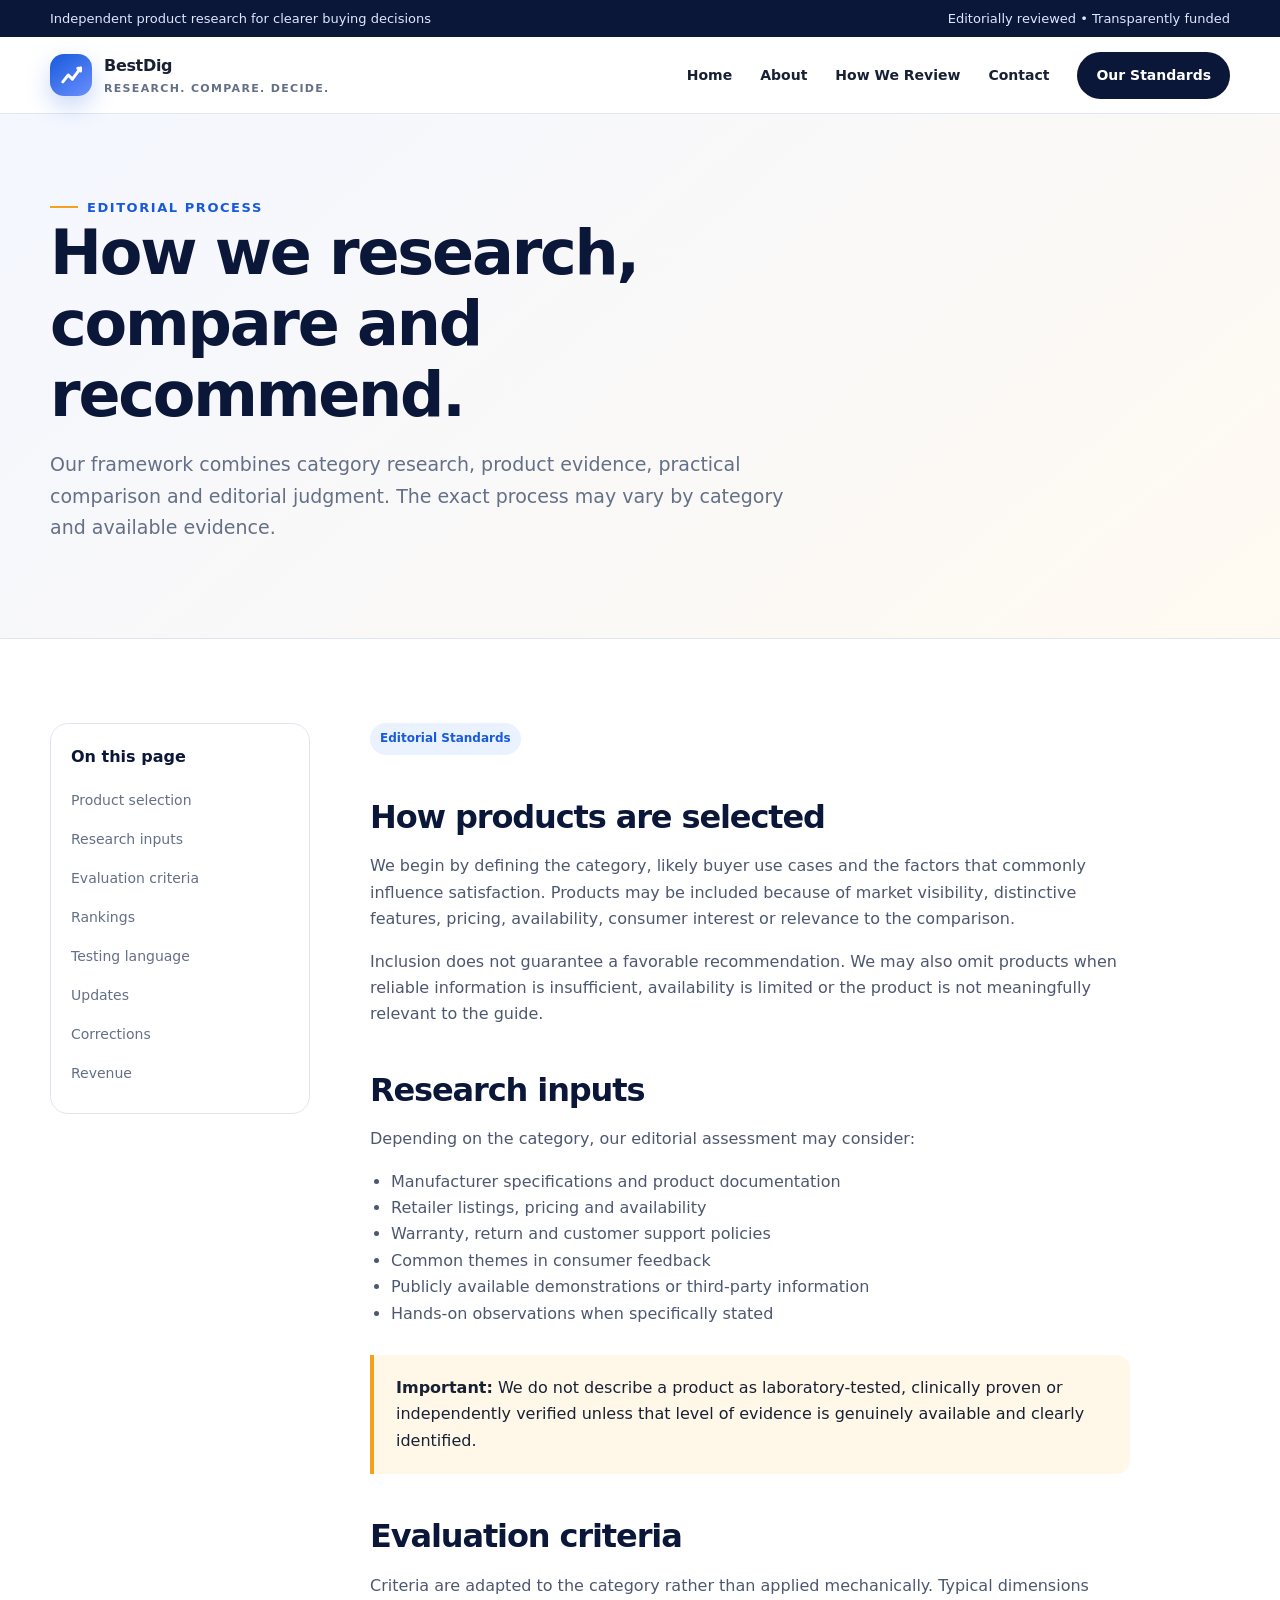
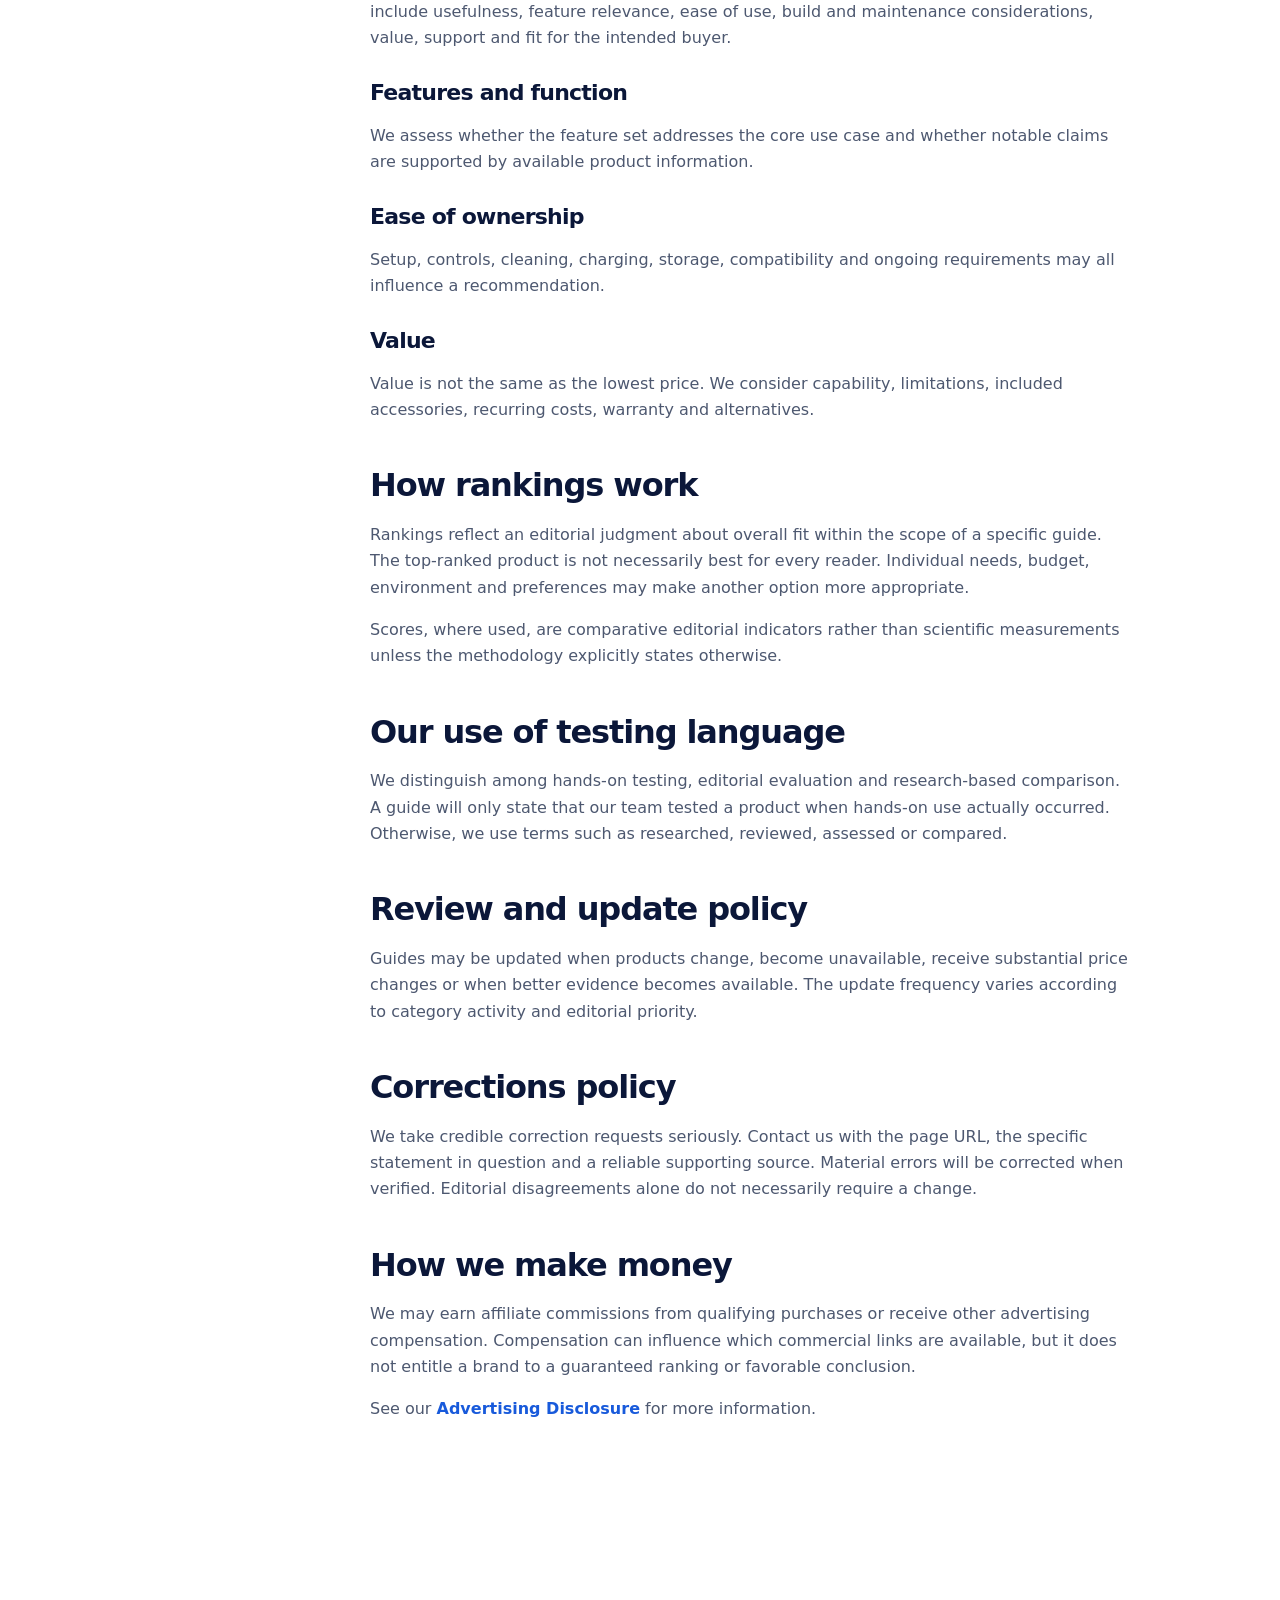
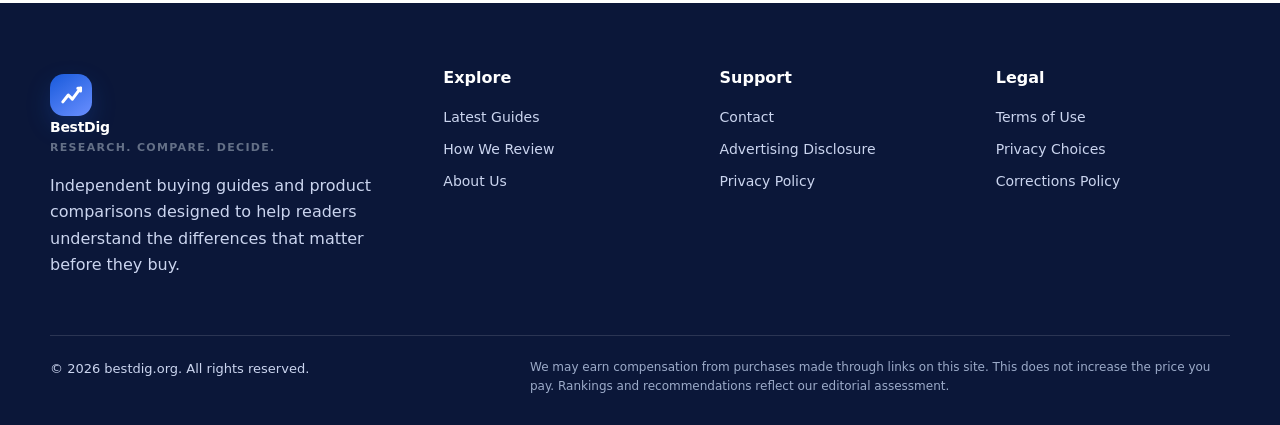
<file: editorial-process.html>
<!doctype html>
<html lang="en">
<head>
<meta charset="utf-8">
<meta name="viewport" content="width=device-width,initial-scale=1">
<title>How We Review | BestDig</title>
<meta name="description" content="See how BestDig selects products, evaluates evidence, handles rankings, updates and corrections.">
<link rel="stylesheet" href="assets/styles.css">
<link rel="icon" type="image/png" href="assets/favicon.png">
</head>
<body>
<div class="topbar">
  <div class="container"><span>Independent product research for clearer buying decisions</span><span>Editorially reviewed • Transparently funded</span></div>
</div>
<header class="site-header">
  <div class="container nav"><a class="brand" href="/"><span class="brand-mark">
    <svg viewBox="0 0 22 22" fill="none">
      <path d="M5 16l4-5 3 3 6-8" stroke="currentColor" stroke-width="2.2" stroke-linecap="round" stroke-linejoin="round"/>
      <path d="M16 6h2v2" stroke="currentColor" stroke-width="2.2" stroke-linecap="round"/>
    </svg>
    </span><span>BestDig<small>Research. Compare. Decide.</small></span></a>
    <nav class="nav-links"><a href="/">Home</a><a href="about.html">About</a><a href="editorial-process.html" aria-current="page">How We Review</a><a href="contact.html">Contact</a><a class="nav-cta" href="editorial-process.html">Our Standards</a></nav>
    <button class="menu-btn" aria-label="Open navigation">☰</button>
  </div>
</header>
<main>
  <section class="page-hero">
    <div class="container"><span class="eyebrow">Editorial process</span>
      <h1>How we research, compare and recommend.</h1>
      <p>Our framework combines category research, product evidence, practical comparison and editorial judgment. The exact process may vary by category and available evidence.</p>
    </div>
  </section>
  <section class="section">
    <div class="container content-wrap">
      <aside class="side-nav"><strong>On this page</strong><a href="#selection">Product selection</a><a href="#research">Research inputs</a><a href="#criteria">Evaluation criteria</a><a href="#rankings">Rankings</a><a href="#testing">Testing language</a><a href="#updates">Updates</a><a href="#corrections">Corrections</a><a href="#revenue">Revenue</a></aside>
      <article class="prose"><span class="badge">Editorial Standards</span>
        <h2 id="selection">How products are selected</h2>
        <p>We begin by defining the category, likely buyer use cases and the factors that commonly influence satisfaction. Products may be included because of market visibility, distinctive features, pricing, availability, consumer interest or relevance to the comparison.</p>
        <p>Inclusion does not guarantee a favorable recommendation. We may also omit products when reliable information is insufficient, availability is limited or the product is not meaningfully relevant to the guide.</p>
        <h2 id="research">Research inputs</h2>
        <p>Depending on the category, our editorial assessment may consider:</p>
        <ul>
          <li>Manufacturer specifications and product documentation</li>
          <li>Retailer listings, pricing and availability</li>
          <li>Warranty, return and customer support policies</li>
          <li>Common themes in consumer feedback</li>
          <li>Publicly available demonstrations or third-party information</li>
          <li>Hands-on observations when specifically stated</li>
        </ul>
        <div class="notice"><strong>Important:</strong> We do not describe a product as laboratory-tested, clinically proven or independently verified unless that level of evidence is genuinely available and clearly identified.</div>
        <h2 id="criteria">Evaluation criteria</h2>
        <p>Criteria are adapted to the category rather than applied mechanically. Typical dimensions include usefulness, feature relevance, ease of use, build and maintenance considerations, value, support and fit for the intended buyer.</p>
        <h3>Features and function</h3>
        <p>We assess whether the feature set addresses the core use case and whether notable claims are supported by available product information.</p>
        <h3>Ease of ownership</h3>
        <p>Setup, controls, cleaning, charging, storage, compatibility and ongoing requirements may all influence a recommendation.</p>
        <h3>Value</h3>
        <p>Value is not the same as the lowest price. We consider capability, limitations, included accessories, recurring costs, warranty and alternatives.</p>
        <h2 id="rankings">How rankings work</h2>
        <p>Rankings reflect an editorial judgment about overall fit within the scope of a specific guide. The top-ranked product is not necessarily best for every reader. Individual needs, budget, environment and preferences may make another option more appropriate.</p>
        <p>Scores, where used, are comparative editorial indicators rather than scientific measurements unless the methodology explicitly states otherwise.</p>
        <h2 id="testing">Our use of testing language</h2>
        <p>We distinguish among hands-on testing, editorial evaluation and research-based comparison. A guide will only state that our team tested a product when hands-on use actually occurred. Otherwise, we use terms such as researched, reviewed, assessed or compared.</p>
        <h2 id="updates">Review and update policy</h2>
        <p>Guides may be updated when products change, become unavailable, receive substantial price changes or when better evidence becomes available. The update frequency varies according to category activity and editorial priority.</p>
        <h2 id="corrections">Corrections policy</h2>
        <p>We take credible correction requests seriously. Contact us with the page URL, the specific statement in question and a reliable supporting source. Material errors will be corrected when verified. Editorial disagreements alone do not necessarily require a change.</p>
        <h2 id="revenue">How we make money</h2>
        <p>We may earn affiliate commissions from qualifying purchases or receive other advertising compensation. Compensation can influence which commercial links are available, but it does not entitle a brand to a guaranteed ranking or favorable conclusion.</p>
        <p>See our <a class="card-link" href="disclosure.html">Advertising Disclosure</a> for more information.</p>
      </article>
    </div>
  </section>
</main>
<footer class="site-footer">
  <div class="container">
    <div class="footer-grid">
      <div><a class="brand" href="/"><span class="brand-mark"><svg viewBox="0 0 22 22" fill="none">
      <path d="M5 16l4-5 3 3 6-8" stroke="currentColor" stroke-width="2.2" stroke-linecap="round" stroke-linejoin="round"/>
      <path d="M16 6h2v2" stroke="currentColor" stroke-width="2.2" stroke-linecap="round"/>
    </svg></span><span>BestDig<small>Research. Compare. Decide.</small></span></a>
        <p>Independent buying guides and product comparisons designed to help readers understand the differences that matter before they buy.</p>
      </div>
      <div>
        <h4>Explore</h4>
        <a href="/">Latest Guides</a><a href="editorial-process.html">How We Review</a><a href="about.html">About Us</a></div>
      <div>
        <h4>Support</h4>
        <a href="contact.html">Contact</a><a href="disclosure.html">Advertising Disclosure</a><a href="privacy.html">Privacy Policy</a></div>
      <div>
        <h4>Legal</h4>
        <a href="terms.html">Terms of Use</a><a href="privacy.html#choices">Privacy Choices</a><a href="editorial-process.html#corrections">Corrections Policy</a></div>
    </div>
    <div class="footer-bottom"><span>© <span data-year></span> bestdig.org. All rights reserved.</span><span class="legal-note">We may earn compensation from purchases made through links on this site. This does not increase the price you pay. Rankings and recommendations reflect our editorial assessment.</span></div>
  </div>
</footer>
<script src="assets/site.js"></script>

</body>
</html>
</file>
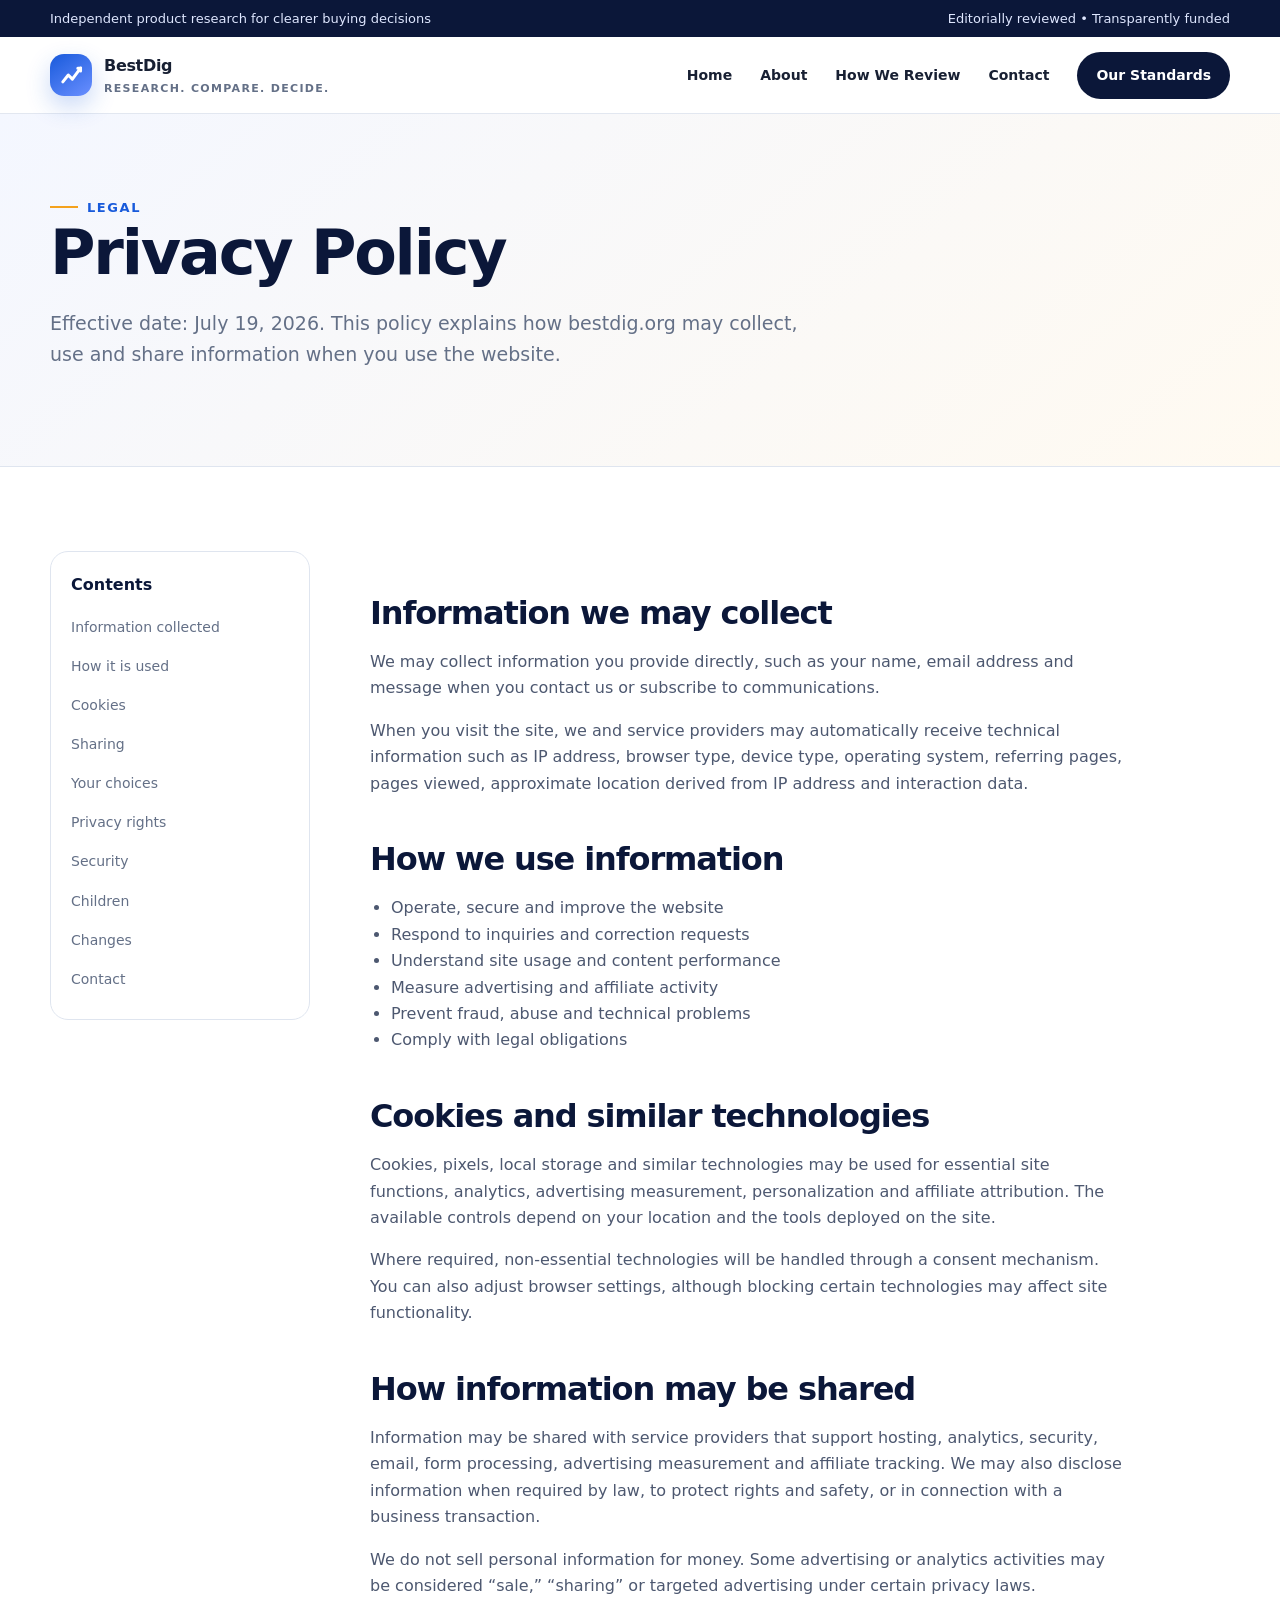
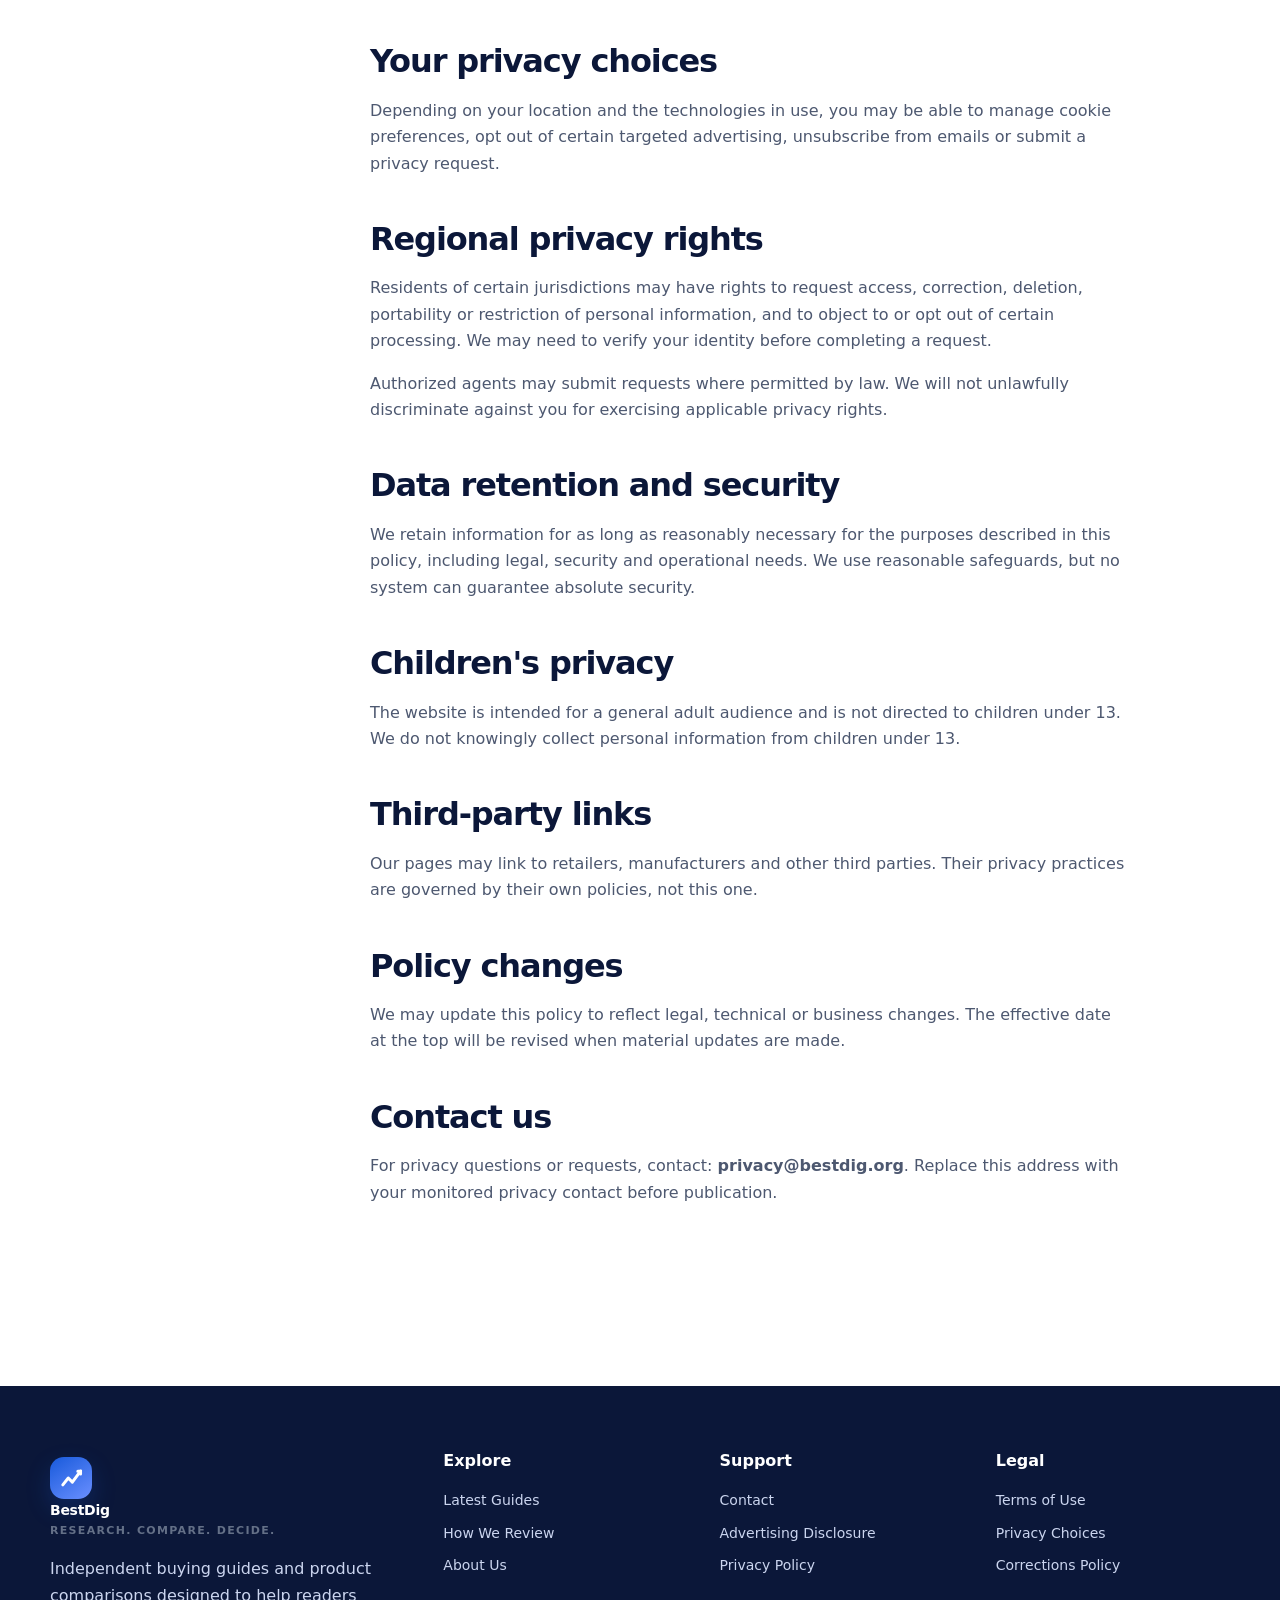
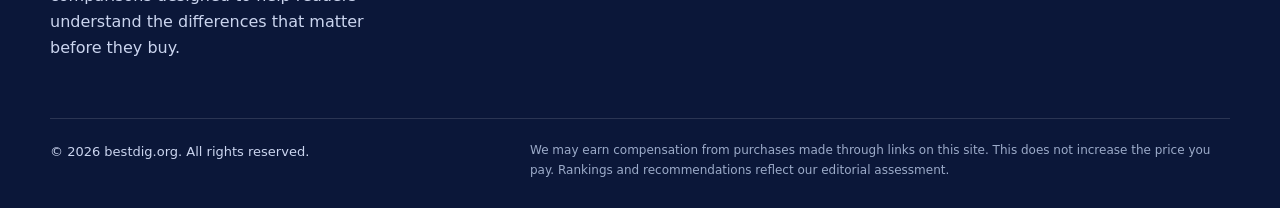
<file: privacy.html>
<!doctype html>
<html lang="en">
<head>
<meta charset="utf-8">
<meta name="viewport" content="width=device-width,initial-scale=1">
<title>Privacy Policy | BestDig</title>
<meta name="description" content="Read the BestDig privacy policy covering data collection, cookies, analytics, advertising and privacy choices.">
<link rel="stylesheet" href="assets/styles.css">
<link rel="icon" type="image/png" href="assets/favicon.png">
</head>
<body>
<div class="topbar">
  <div class="container"><span>Independent product research for clearer buying decisions</span><span>Editorially reviewed • Transparently funded</span></div>
</div>
<header class="site-header">
  <div class="container nav"><a class="brand" href="/"><span class="brand-mark">
    <svg viewBox="0 0 22 22" fill="none">
      <path d="M5 16l4-5 3 3 6-8" stroke="currentColor" stroke-width="2.2" stroke-linecap="round" stroke-linejoin="round"/>
      <path d="M16 6h2v2" stroke="currentColor" stroke-width="2.2" stroke-linecap="round"/>
    </svg>
    </span><span>BestDig<small>Research. Compare. Decide.</small></span></a>
    <nav class="nav-links"><a href="/">Home</a><a href="about.html">About</a><a href="editorial-process.html">How We Review</a><a href="contact.html">Contact</a><a class="nav-cta" href="editorial-process.html">Our Standards</a></nav>
    <button class="menu-btn" aria-label="Open navigation">☰</button>
  </div>
</header>
<main>
  <section class="page-hero">
    <div class="container"><span class="eyebrow">Legal</span>
      <h1>Privacy Policy</h1>
      <p>Effective date: July 19, 2026. This policy explains how bestdig.org may collect, use and share information when you use the website.</p>
    </div>
  </section>
  <section class="section">
    <div class="container content-wrap">
      <aside class="side-nav"><strong>Contents</strong><a href="#collect">Information collected</a><a href="#use">How it is used</a><a href="#cookies">Cookies</a><a href="#sharing">Sharing</a><a href="#choices">Your choices</a><a href="#rights">Privacy rights</a><a href="#security">Security</a><a href="#children">Children</a><a href="#changes">Changes</a><a href="#contact-privacy">Contact</a></aside>
      <article class="prose">
<!--        <div class="notice"></div>-->
        <h2 id="collect">Information we may collect</h2>
        <p>We may collect information you provide directly, such as your name, email address and message when you contact us or subscribe to communications.</p>
        <p>When you visit the site, we and service providers may automatically receive technical information such as IP address, browser type, device type, operating system, referring pages, pages viewed, approximate location derived from IP address and interaction data.</p>
        <h2 id="use">How we use information</h2>
        <ul>
          <li>Operate, secure and improve the website</li>
          <li>Respond to inquiries and correction requests</li>
          <li>Understand site usage and content performance</li>
          <li>Measure advertising and affiliate activity</li>
          <li>Prevent fraud, abuse and technical problems</li>
          <li>Comply with legal obligations</li>
        </ul>
        <h2 id="cookies">Cookies and similar technologies</h2>
        <p>Cookies, pixels, local storage and similar technologies may be used for essential site functions, analytics, advertising measurement, personalization and affiliate attribution. The available controls depend on your location and the tools deployed on the site.</p>
        <p>Where required, non-essential technologies will be handled through a consent mechanism. You can also adjust browser settings, although blocking certain technologies may affect site functionality.</p>
        <h2 id="sharing">How information may be shared</h2>
        <p>Information may be shared with service providers that support hosting, analytics, security, email, form processing, advertising measurement and affiliate tracking. We may also disclose information when required by law, to protect rights and safety, or in connection with a business transaction.</p>
        <p>We do not sell personal information for money. Some advertising or analytics activities may be considered “sale,” “sharing” or targeted advertising under certain privacy laws.</p>
        <h2 id="choices">Your privacy choices</h2>
        <p>Depending on your location and the technologies in use, you may be able to manage cookie preferences, opt out of certain targeted advertising, unsubscribe from emails or submit a privacy request.</p>
        <h2 id="rights">Regional privacy rights</h2>
        <p>Residents of certain jurisdictions may have rights to request access, correction, deletion, portability or restriction of personal information, and to object to or opt out of certain processing. We may need to verify your identity before completing a request.</p>
        <p>Authorized agents may submit requests where permitted by law. We will not unlawfully discriminate against you for exercising applicable privacy rights.</p>
        <h2 id="security">Data retention and security</h2>
        <p>We retain information for as long as reasonably necessary for the purposes described in this policy, including legal, security and operational needs. We use reasonable safeguards, but no system can guarantee absolute security.</p>
        <h2 id="children">Children's privacy</h2>
        <p>The website is intended for a general adult audience and is not directed to children under 13. We do not knowingly collect personal information from children under 13.</p>
        <h2 id="links">Third-party links</h2>
        <p>Our pages may link to retailers, manufacturers and other third parties. Their privacy practices are governed by their own policies, not this one.</p>
        <h2 id="changes">Policy changes</h2>
        <p>We may update this policy to reflect legal, technical or business changes. The effective date at the top will be revised when material updates are made.</p>
        <h2 id="contact-privacy">Contact us</h2>
        <p>For privacy questions or requests, contact: <strong><a href="mailto:privacy@bestdig.org">privacy@bestdig.org</a></strong>. Replace this address with your monitored privacy contact before publication.</p>
      </article>
    </div>
  </section>
</main>
<footer class="site-footer">
  <div class="container">
    <div class="footer-grid">
      <div><a class="brand" href="/"><span class="brand-mark"><svg viewBox="0 0 22 22" fill="none">
      <path d="M5 16l4-5 3 3 6-8" stroke="currentColor" stroke-width="2.2" stroke-linecap="round" stroke-linejoin="round"/>
      <path d="M16 6h2v2" stroke="currentColor" stroke-width="2.2" stroke-linecap="round"/>
    </svg></span><span>BestDig<small>Research. Compare. Decide.</small></span></a>
        <p>Independent buying guides and product comparisons designed to help readers understand the differences that matter before they buy.</p>
      </div>
      <div>
        <h4>Explore</h4>
        <a href="/">Latest Guides</a><a href="editorial-process.html">How We Review</a><a href="about.html">About Us</a></div>
      <div>
        <h4>Support</h4>
        <a href="contact.html">Contact</a><a href="disclosure.html">Advertising Disclosure</a><a href="privacy.html">Privacy Policy</a></div>
      <div>
        <h4>Legal</h4>
        <a href="terms.html">Terms of Use</a><a href="privacy.html#choices">Privacy Choices</a><a href="editorial-process.html#corrections">Corrections Policy</a></div>
    </div>
    <div class="footer-bottom"><span>© <span data-year></span> bestdig.org. All rights reserved.</span><span class="legal-note">We may earn compensation from purchases made through links on this site. This does not increase the price you pay. Rankings and recommendations reflect our editorial assessment.</span></div>
  </div>
</footer><script src="assets/site.js"></script>

</body>
</html>
</file>
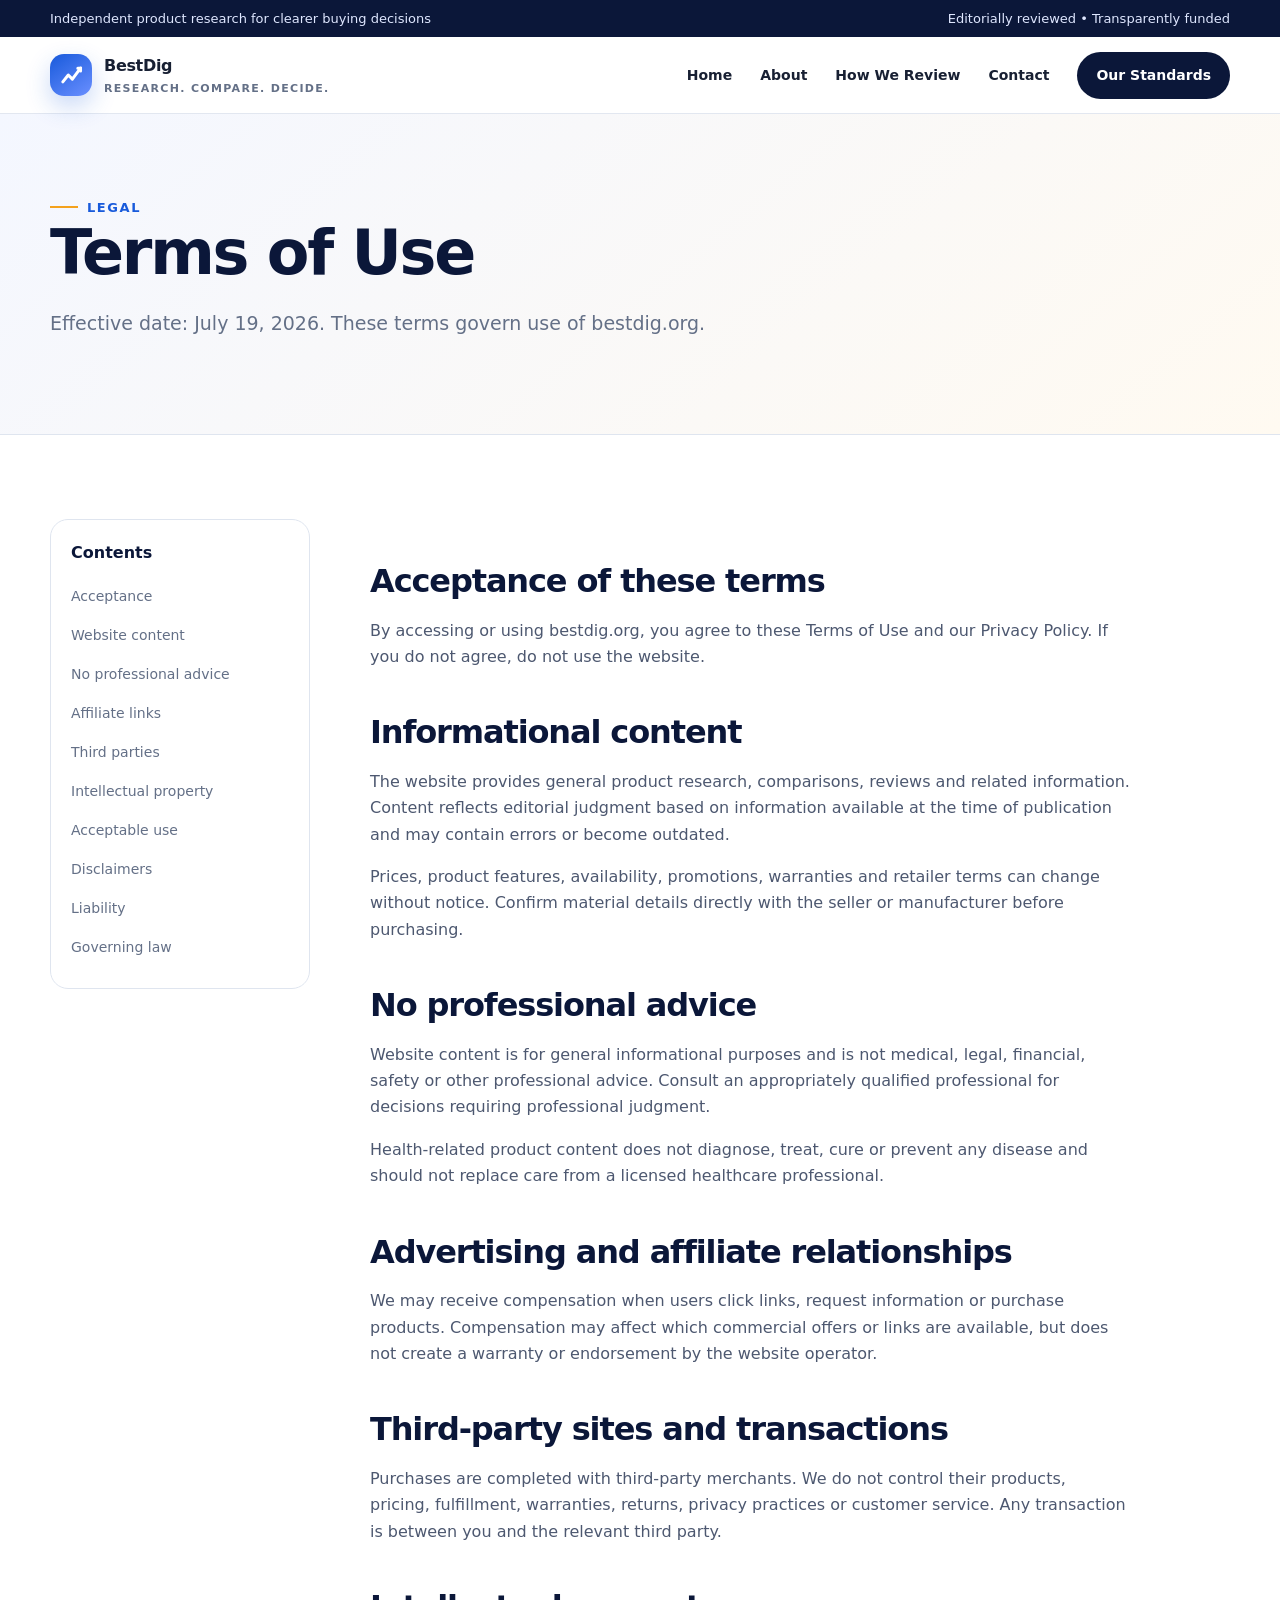
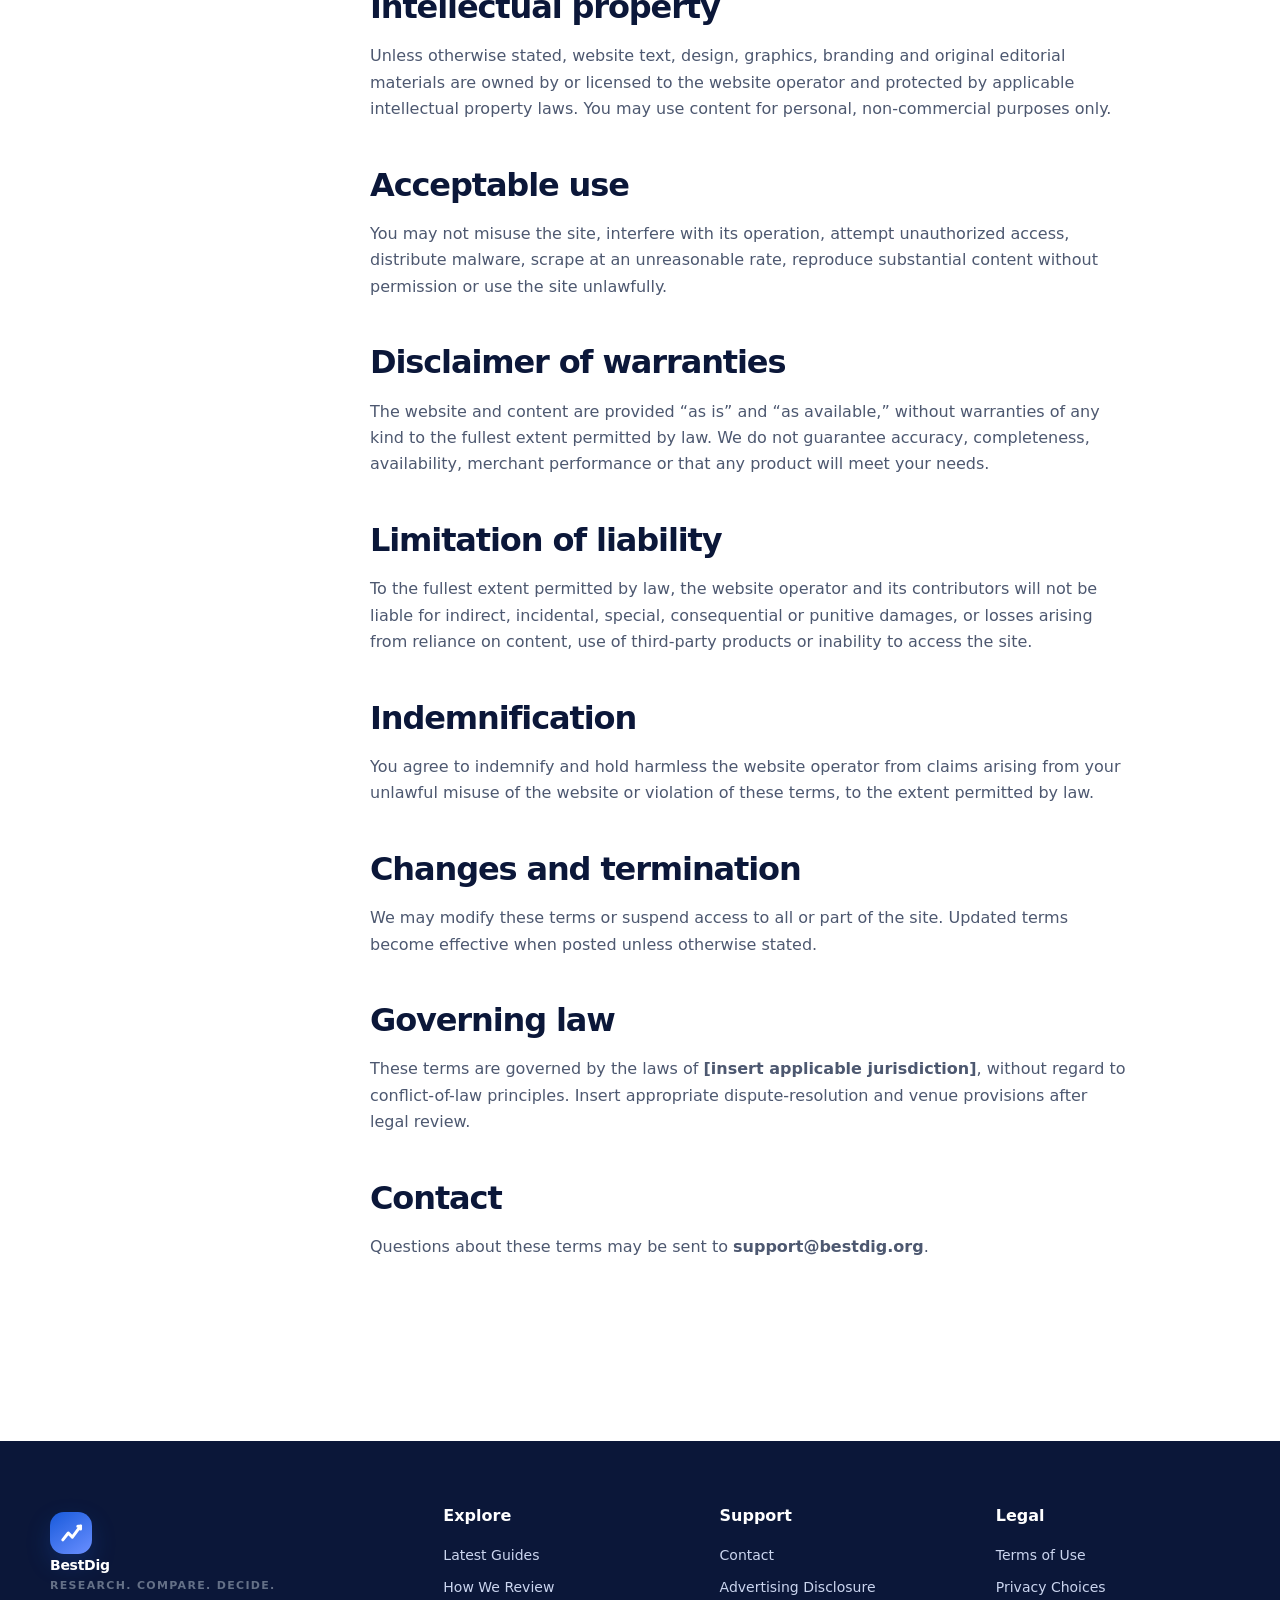
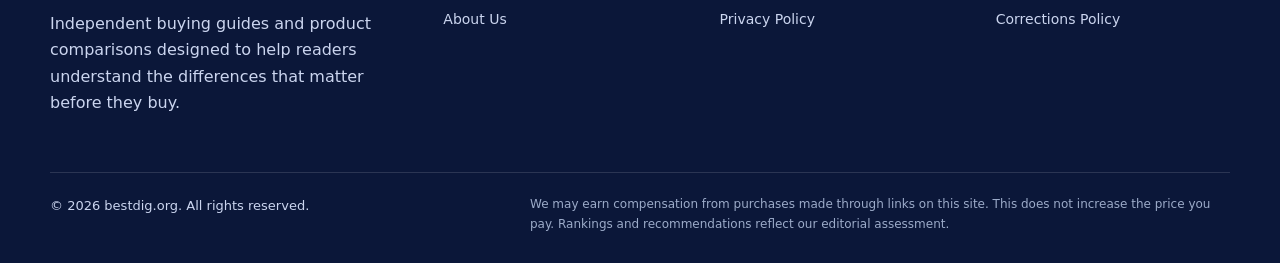
<file: terms.html>
<!doctype html>
<html lang="en">
<head>
<meta charset="utf-8">
<meta name="viewport" content="width=device-width,initial-scale=1">
<title>Terms of Use | BestDig</title>
<meta name="description" content="Review the terms governing use of bestdig.org, including disclaimers, third-party links and affiliate relationships.">
<link rel="stylesheet" href="assets/styles.css">
<link rel="icon" type="image/png" href="assets/favicon.png">
</head>
<body>
<div class="topbar">
  <div class="container"><span>Independent product research for clearer buying decisions</span><span>Editorially reviewed • Transparently funded</span></div>
</div>
<header class="site-header">
  <div class="container nav"><a class="brand" href="/"><span class="brand-mark">
    <svg viewBox="0 0 22 22" fill="none">
      <path d="M5 16l4-5 3 3 6-8" stroke="currentColor" stroke-width="2.2" stroke-linecap="round" stroke-linejoin="round"/>
      <path d="M16 6h2v2" stroke="currentColor" stroke-width="2.2" stroke-linecap="round"/>
    </svg>
    </span><span>BestDig<small>Research. Compare. Decide.</small></span></a>
    <nav class="nav-links"><a href="/">Home</a><a href="about.html">About</a><a href="editorial-process.html">How We Review</a><a href="contact.html">Contact</a><a class="nav-cta" href="editorial-process.html">Our Standards</a></nav>
    <button class="menu-btn" aria-label="Open navigation">☰</button>
  </div>
</header>
<main>
  <section class="page-hero">
    <div class="container"><span class="eyebrow">Legal</span>
      <h1>Terms of Use</h1>
      <p>Effective date: July 19, 2026. These terms govern use of bestdig.org.</p>
    </div>
  </section>
  <section class="section">
    <div class="container content-wrap">
      <aside class="side-nav"><strong>Contents</strong><a href="#acceptance">Acceptance</a><a href="#content">Website content</a><a href="#advice">No professional advice</a><a href="#affiliate">Affiliate links</a><a href="#third-party">Third parties</a><a href="#ip">Intellectual property</a><a href="#conduct">Acceptable use</a><a href="#disclaimers">Disclaimers</a><a href="#liability">Liability</a><a href="#law">Governing law</a></aside>
      <article class="prose">
<!--        <div class="notice"></div>-->
        <h2 id="acceptance">Acceptance of these terms</h2>
        <p>By accessing or using bestdig.org, you agree to these Terms of Use and our Privacy Policy. If you do not agree, do not use the website.</p>
        <h2 id="content">Informational content</h2>
        <p>The website provides general product research, comparisons, reviews and related information. Content reflects editorial judgment based on information available at the time of publication and may contain errors or become outdated.</p>
        <p>Prices, product features, availability, promotions, warranties and retailer terms can change without notice. Confirm material details directly with the seller or manufacturer before purchasing.</p>
        <h2 id="advice">No professional advice</h2>
        <p>Website content is for general informational purposes and is not medical, legal, financial, safety or other professional advice. Consult an appropriately qualified professional for decisions requiring professional judgment.</p>
        <p>Health-related product content does not diagnose, treat, cure or prevent any disease and should not replace care from a licensed healthcare professional.</p>
        <h2 id="affiliate">Advertising and affiliate relationships</h2>
        <p>We may receive compensation when users click links, request information or purchase products. Compensation may affect which commercial offers or links are available, but does not create a warranty or endorsement by the website operator.</p>
        <h2 id="third-party">Third-party sites and transactions</h2>
        <p>Purchases are completed with third-party merchants. We do not control their products, pricing, fulfillment, warranties, returns, privacy practices or customer service. Any transaction is between you and the relevant third party.</p>
        <h2 id="ip">Intellectual property</h2>
        <p>Unless otherwise stated, website text, design, graphics, branding and original editorial materials are owned by or licensed to the website operator and protected by applicable intellectual property laws. You may use content for personal, non-commercial purposes only.</p>
        <h2 id="conduct">Acceptable use</h2>
        <p>You may not misuse the site, interfere with its operation, attempt unauthorized access, distribute malware, scrape at an unreasonable rate, reproduce substantial content without permission or use the site unlawfully.</p>
        <h2 id="disclaimers">Disclaimer of warranties</h2>
        <p>The website and content are provided “as is” and “as available,” without warranties of any kind to the fullest extent permitted by law. We do not guarantee accuracy, completeness, availability, merchant performance or that any product will meet your needs.</p>
        <h2 id="liability">Limitation of liability</h2>
        <p>To the fullest extent permitted by law, the website operator and its contributors will not be liable for indirect, incidental, special, consequential or punitive damages, or losses arising from reliance on content, use of third-party products or inability to access the site.</p>
        <h2 id="indemnity">Indemnification</h2>
        <p>You agree to indemnify and hold harmless the website operator from claims arising from your unlawful misuse of the website or violation of these terms, to the extent permitted by law.</p>
        <h2 id="changes">Changes and termination</h2>
        <p>We may modify these terms or suspend access to all or part of the site. Updated terms become effective when posted unless otherwise stated.</p>
        <h2 id="law">Governing law</h2>
        <p>These terms are governed by the laws of <strong>[insert applicable jurisdiction]</strong>, without regard to conflict-of-law principles. Insert appropriate dispute-resolution and venue provisions after legal review.</p>
        <h2 id="contact-terms">Contact</h2>
        <p>Questions about these terms may be sent to <strong><a href="mailto:support@bestdig.org">support@bestdig.org</a></strong>.</p>
      </article>
    </div>
  </section>
</main>
<footer class="site-footer">
  <div class="container">
    <div class="footer-grid">
      <div><a class="brand" href="/"><span class="brand-mark"><svg viewBox="0 0 22 22" fill="none">
      <path d="M5 16l4-5 3 3 6-8" stroke="currentColor" stroke-width="2.2" stroke-linecap="round" stroke-linejoin="round"/>
      <path d="M16 6h2v2" stroke="currentColor" stroke-width="2.2" stroke-linecap="round"/>
    </svg></span><span>BestDig<small>Research. Compare. Decide.</small></span></a>
        <p>Independent buying guides and product comparisons designed to help readers understand the differences that matter before they buy.</p>
      </div>
      <div>
        <h4>Explore</h4>
        <a href="/">Latest Guides</a><a href="editorial-process.html">How We Review</a><a href="about.html">About Us</a></div>
      <div>
        <h4>Support</h4>
        <a href="contact.html">Contact</a><a href="disclosure.html">Advertising Disclosure</a><a href="privacy.html">Privacy Policy</a></div>
      <div>
        <h4>Legal</h4>
        <a href="terms.html">Terms of Use</a><a href="privacy.html#choices">Privacy Choices</a><a href="editorial-process.html#corrections">Corrections Policy</a></div>
    </div>
    <div class="footer-bottom"><span>© <span data-year></span> bestdig.org. All rights reserved.</span><span class="legal-note">We may earn compensation from purchases made through links on this site. This does not increase the price you pay. Rankings and recommendations reflect our editorial assessment.</span></div>
  </div>
</footer><script src="assets/site.js"></script>

</body>
</html>
</file>
<file: assets/styles.css>
:root{--navy:#0b1739;--blue:#185adb;--sky:#eaf2ff;--gold:#f4a21d;--ink:#182033;--muted:#647087;--line:#dfe5ef;--paper:#fff;--soft:#f6f8fc;--max:1180px;--radius:20px;--shadow:0 16px 44px rgba(11,23,57,.10)}
*{box-sizing:border-box}html{scroll-behavior:smooth}body{margin:0;font-family:Inter,ui-sans-serif,system-ui,-apple-system,BlinkMacSystemFont,"Segoe UI",sans-serif;color:var(--ink);background:var(--paper);line-height:1.65}a{color:inherit;text-decoration:none}img{max-width:100%;display:block}.container{width:min(calc(100% - 40px),var(--max));margin:auto}.topbar{background:var(--navy);color:#dfe7ff;font-size:13px}.topbar .container{display:flex;justify-content:space-between;gap:20px;padding:8px 0}.site-header{position:sticky;top:0;z-index:20;background:rgba(255,255,255,.96);backdrop-filter:blur(14px);border-bottom:1px solid rgba(223,229,239,.9)}.nav{display:flex;align-items:center;justify-content:space-between;min-height:76px}.brand{display:flex;align-items:center;gap:12px;font-weight:850;letter-spacing:-.02em}.brand-mark{width:42px;height:42px;border-radius:14px;background:linear-gradient(145deg,var(--blue),#6a8fff);display:grid;place-items:center;color:white;box-shadow:0 10px 25px rgba(24,90,219,.24)}.brand-mark svg{width:30px}.brand small{display:block;font-size:11px;color:var(--muted);letter-spacing:.12em;text-transform:uppercase}.nav-links{display:flex;align-items:center;gap:28px;font-weight:650;font-size:14px}.nav-links a:hover{color:var(--blue)}.nav-cta,.btn{display:inline-flex;align-items:center;justify-content:center;gap:8px;border-radius:999px;padding:12px 19px;font-weight:750}.nav-cta{background:var(--navy);color:white}.menu-btn{display:none;border:0;background:transparent;font-size:26px}.hero{position:relative;overflow:hidden;background:linear-gradient(140deg,#f8fbff 0%,#eef4ff 55%,#fff8ea 100%);padding:92px 0 80px}.hero:after{content:"";position:absolute;width:420px;height:420px;border-radius:50%;right:-130px;top:-160px;background:radial-gradient(circle,rgba(244,162,29,.25),rgba(244,162,29,0) 68%)}.hero-grid{display:grid;grid-template-columns:1.1fr .9fr;gap:60px;align-items:center;position:relative;z-index:1}.eyebrow{display:inline-flex;align-items:center;gap:9px;color:var(--blue);font-size:13px;font-weight:800;text-transform:uppercase;letter-spacing:.12em}.eyebrow:before{content:"";width:28px;height:2px;background:var(--gold)}h1,h2,h3{color:var(--navy);line-height:1.14;letter-spacing:-.035em;margin:0 0 18px}h1{font-size:clamp(43px,6vw,72px)}h2{font-size:clamp(32px,4vw,48px)}h3{font-size:22px}.lead{font-size:20px;color:#4d5870;max-width:680px}.hero-actions{display:flex;gap:14px;flex-wrap:wrap;margin-top:30px}.btn-primary{background:var(--blue);color:#fff;box-shadow:0 13px 28px rgba(24,90,219,.23)}.btn-secondary{background:#fff;border:1px solid var(--line)}.hero-panel{background:rgba(255,255,255,.88);border:1px solid rgba(255,255,255,.9);border-radius:28px;padding:28px;box-shadow:var(--shadow)}.signal-row{display:flex;justify-content:space-between;align-items:center;padding:17px 0;border-bottom:1px solid var(--line)}.signal-row:last-child{border:0}.signal-icon{width:46px;height:46px;border-radius:15px;background:var(--sky);display:grid;place-items:center;color:var(--blue);font-weight:900}.signal-row strong{display:block;color:var(--navy)}.signal-row span{font-size:13px;color:var(--muted)}.trust-strip{border-bottom:1px solid var(--line);background:white}.trust-grid{display:grid;grid-template-columns:repeat(4,1fr)}.trust-item{padding:23px 18px;border-right:1px solid var(--line);text-align:center}.trust-item:last-child{border:0}.trust-item strong{display:block;color:var(--navy);font-size:17px}.trust-item span{color:var(--muted);font-size:13px}.section{padding:84px 0}.section-soft{background:var(--soft)}.section-head{display:flex;align-items:end;justify-content:space-between;gap:30px;margin-bottom:38px}.section-head p{max-width:600px;color:var(--muted);margin:0}.cards{display:grid;grid-template-columns:repeat(3,1fr);gap:22px}.card{background:#fff;border:1px solid var(--line);border-radius:var(--radius);padding:28px;box-shadow:0 8px 25px rgba(11,23,57,.04);transition:.2s}.card:hover{transform:translateY(-4px);box-shadow:var(--shadow)}.card-kicker{font-size:12px;text-transform:uppercase;letter-spacing:.1em;color:var(--blue);font-weight:800}.card p{color:var(--muted)}.card-link{color:var(--blue);font-weight:800}.category-grid{display:grid;grid-template-columns:repeat(4,1fr);gap:16px}.category{padding:25px;border:1px solid var(--line);border-radius:18px;background:#fff}.category .num{font-size:12px;font-weight:850;color:var(--gold)}.category h3{font-size:19px;margin:12px 0 6px}.category p{font-size:14px;color:var(--muted);margin:0}.process{display:grid;grid-template-columns:repeat(4,1fr);gap:18px;counter-reset:steps}.process-step{position:relative;padding:28px 25px;background:#fff;border:1px solid var(--line);border-radius:20px}.process-step:before{counter-increment:steps;content:"0" counter(steps);display:inline-block;color:var(--blue);font-size:13px;font-weight:900;letter-spacing:.1em;margin-bottom:35px}.process-step p{color:var(--muted);font-size:14px}.split{display:grid;grid-template-columns:1fr 1fr;gap:55px;align-items:center}.insight-box{background:var(--navy);color:white;padding:42px;border-radius:26px}.insight-box h2,.insight-box h3{color:white}.insight-box p{color:#c9d4f2}.check-list{display:grid;gap:13px;padding:0;margin:24px 0 0;list-style:none}.check-list li{display:flex;gap:11px}.check-list li:before{content:"✓";color:var(--gold);font-weight:900}.newsletter{background:linear-gradient(120deg,var(--blue),#2942a8);color:white;border-radius:28px;padding:50px;display:grid;grid-template-columns:1fr auto;gap:30px;align-items:center}.newsletter h2{color:white;font-size:37px}.newsletter p{color:#dbe5ff;margin:0}.newsletter-form{display:flex;background:white;border-radius:999px;padding:5px;min-width:390px}.newsletter-form input{border:0;outline:0;padding:13px 16px;flex:1;border-radius:999px;font:inherit}.newsletter-form button{border:0;background:var(--gold);color:var(--navy);padding:13px 20px;border-radius:999px;font-weight:850}.page-hero{padding:76px 0;background:linear-gradient(140deg,#f4f7ff,#fffaf1);border-bottom:1px solid var(--line)}.page-hero h1{font-size:clamp(40px,5vw,62px);max-width:850px}.page-hero p{max-width:760px;font-size:19px;color:var(--muted)}.content-wrap{display:grid;grid-template-columns:260px minmax(0,760px);gap:60px;align-items:start}.side-nav{position:sticky;top:110px;border:1px solid var(--line);border-radius:18px;padding:20px;background:white}.side-nav strong{display:block;margin-bottom:10px;color:var(--navy)}.side-nav a{display:block;padding:8px 0;color:var(--muted);font-size:14px}.prose h2{font-size:32px;margin-top:44px}.prose h3{margin-top:28px}.prose p,.prose li{color:#4d5870}.prose ul{padding-left:21px}.notice{background:#fff8e8;border-left:4px solid var(--gold);padding:20px 22px;border-radius:0 14px 14px 0;margin:28px 0}.contact-grid{display:grid;grid-template-columns:.8fr 1.2fr;gap:34px}.contact-card,.form-card{border:1px solid var(--line);border-radius:24px;padding:34px;background:#fff}.contact-options{display:grid;gap:18px;margin-top:28px}.contact-option{padding:20px;border-radius:16px;background:var(--soft)}.contact-option strong{display:block;color:var(--navy)}.contact-option span{font-size:14px;color:var(--muted)}.form-grid{display:grid;grid-template-columns:1fr 1fr;gap:16px}.field{display:grid;gap:7px}.field.full{grid-column:1/-1}.field label{font-weight:750;font-size:14px}.field input,.field select,.field textarea{width:100%;border:1px solid var(--line);border-radius:13px;padding:13px 14px;font:inherit;background:white}.field textarea{min-height:150px;resize:vertical}.site-footer{background:var(--navy);color:#cbd5ef;padding:62px 0 28px;margin-top:80px}.footer-grid{display:grid;grid-template-columns:1.5fr repeat(3,1fr);gap:42px}.site-footer .brand{color:white}.site-footer h4{color:white;margin:0 0 15px}.site-footer a{display:block;color:#cbd5ef;margin:9px 0;font-size:14px}.site-footer p{max-width:430px}.footer-bottom{border-top:1px solid rgba(255,255,255,.13);margin-top:40px;padding-top:22px;font-size:13px;display:flex;justify-content:space-between;gap:20px}.legal-note{font-size:12px;color:#9cabc9;max-width:700px}.badge{display:inline-flex;padding:6px 10px;background:var(--sky);color:var(--blue);border-radius:999px;font-size:12px;font-weight:800}
@media(max-width:900px){.nav-links{display:none;position:absolute;top:76px;left:0;right:0;background:white;padding:25px 20px;box-shadow:var(--shadow);flex-direction:column;align-items:flex-start}.nav-links.open{display:flex}.menu-btn{display:block}.hero-grid,.split,.contact-grid,.content-wrap{grid-template-columns:1fr}.hero{padding:68px 0}.trust-grid{grid-template-columns:repeat(2,1fr)}.trust-item:nth-child(2){border-right:0}.cards{grid-template-columns:1fr 1fr}.category-grid,.process{grid-template-columns:1fr 1fr}.side-nav{position:static}.newsletter{grid-template-columns:1fr}.newsletter-form{min-width:0}.footer-grid{grid-template-columns:1fr 1fr}}
@media(max-width:620px){.container{width:min(calc(100% - 28px),var(--max))}.topbar{display:none}.cards,.category-grid,.process,.form-grid,.footer-grid{grid-template-columns:1fr}.trust-grid{grid-template-columns:1fr 1fr}.trust-item{padding:16px 8px}.section{padding:62px 0}.section-head{align-items:start;flex-direction:column}.newsletter{padding:32px 24px}.newsletter-form{flex-direction:column;border-radius:18px;background:transparent;padding:0;gap:10px}.newsletter-form input,.newsletter-form button{border-radius:12px}.footer-bottom{flex-direction:column}.hero-panel{padding:20px}}
</file>
